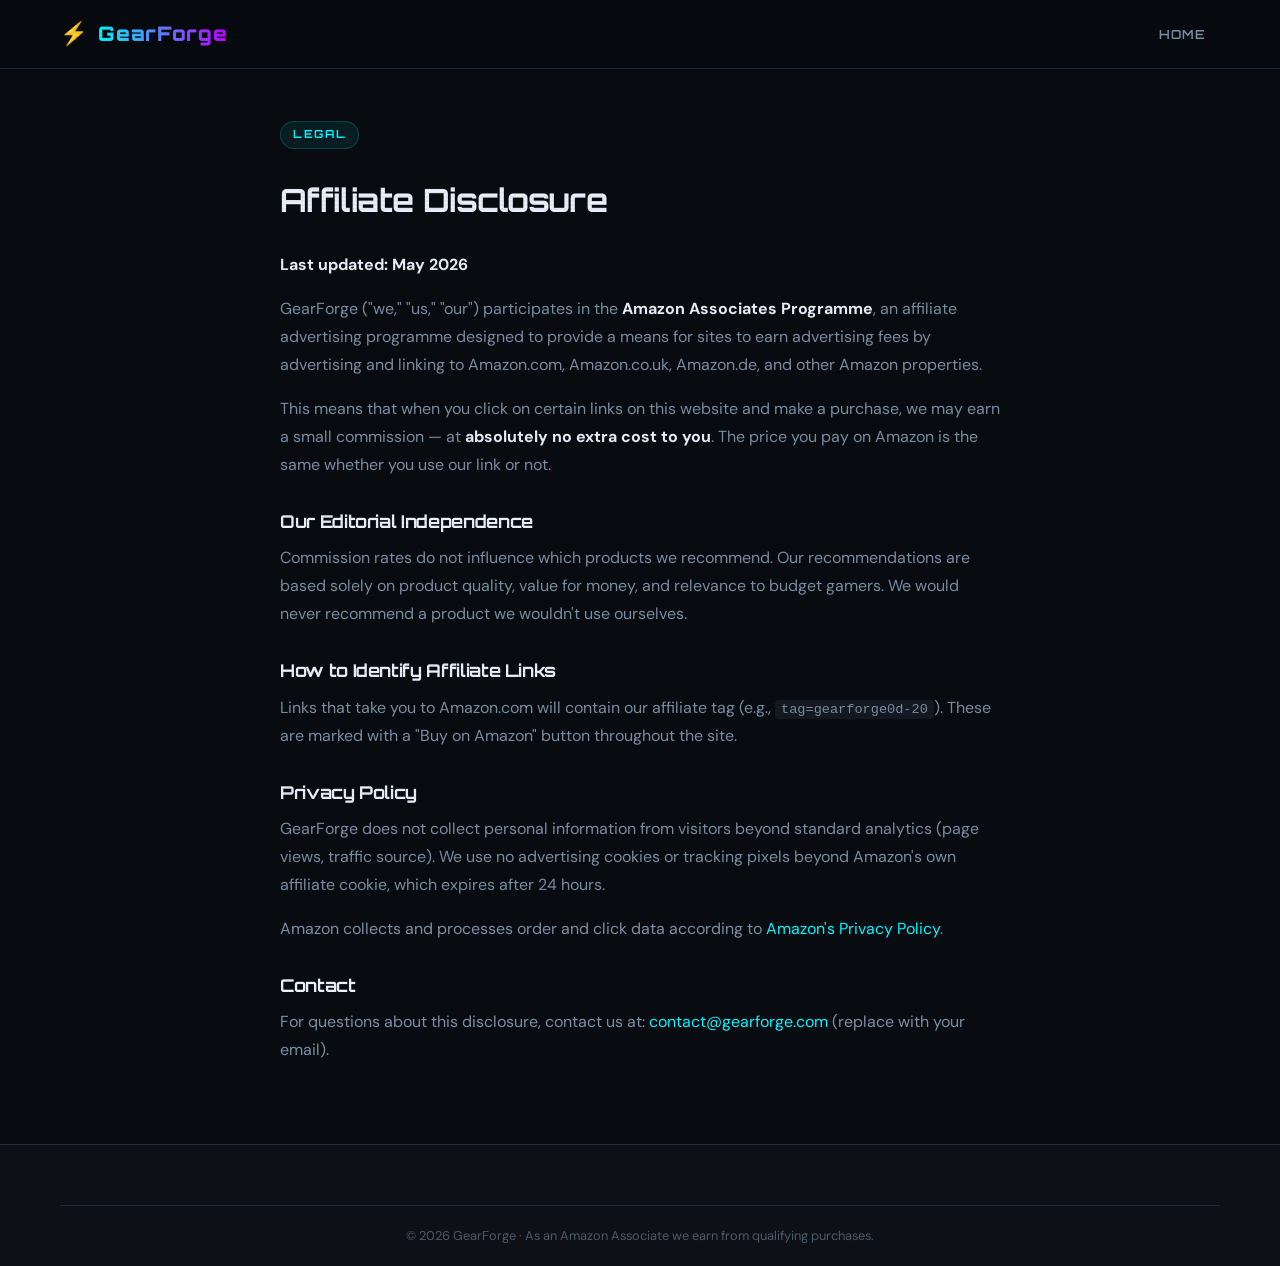
<file: affiliate-disclosure.html>
<!DOCTYPE html>
<html lang="en">
<head>
  <meta charset="UTF-8">
  <meta name="viewport" content="width=device-width, initial-scale=1.0">
  <title>Affiliate Disclosure – GearForge</title>
  <meta name="description" content="GearForge affiliate disclosure. We participate in the Amazon Associates Programme.">
  <link rel="preconnect" href="https://fonts.googleapis.com">
  <link href="https://fonts.googleapis.com/css2?family=Orbitron:wght@400;600;700;900&family=DM+Sans:wght@300;400;500;600&display=swap" rel="stylesheet">
  <link rel="stylesheet" href="style.css">
</head>
<body>
  <header class="site-header">
    <nav class="nav-container">
      <a href="index.html" class="logo"><span class="logo-icon">⚡</span><span class="logo-text">GearForge</span></a>
      <button class="nav-toggle" id="navToggle"><span></span><span></span><span></span></button>
      <ul class="nav-links" id="navLinks">
        <li><a href="index.html" class="nav-link">Home</a></li>
      </ul>
    </nav>
  </header>

  <div style="max-width: 760px; margin: 120px auto 80px; padding: 0 20px;">
    <span class="section-tag">Legal</span>
    <h1 style="font-size: 2rem; margin: 16px 0 32px;">Affiliate Disclosure</h1>

    <div style="color: var(--text-secondary); line-height: 1.75;">
      <p style="margin-bottom: 16px;"><strong style="color: var(--text-primary);">Last updated: May 2026</strong></p>

      <p style="margin-bottom: 16px;">GearForge ("we," "us," "our") participates in the <strong style="color: var(--text-primary);">Amazon Associates Programme</strong>, an affiliate advertising programme designed to provide a means for sites to earn advertising fees by advertising and linking to Amazon.com, Amazon.co.uk, Amazon.de, and other Amazon properties.</p>

      <p style="margin-bottom: 16px;">This means that when you click on certain links on this website and make a purchase, we may earn a small commission — at <strong style="color: var(--text-primary);">absolutely no extra cost to you</strong>. The price you pay on Amazon is the same whether you use our link or not.</p>

      <h2 style="font-family: var(--font-display); font-size: 1.1rem; font-weight: 700; color: var(--text-primary); margin: 32px 0 12px;">Our Editorial Independence</h2>
      <p style="margin-bottom: 16px;">Commission rates do not influence which products we recommend. Our recommendations are based solely on product quality, value for money, and relevance to budget gamers. We would never recommend a product we wouldn't use ourselves.</p>

      <h2 style="font-family: var(--font-display); font-size: 1.1rem; font-weight: 700; color: var(--text-primary); margin: 32px 0 12px;">How to Identify Affiliate Links</h2>
      <p style="margin-bottom: 16px;">Links that take you to Amazon.com will contain our affiliate tag (e.g., <code style="background: var(--bg-elevated); padding: 2px 6px; border-radius: 4px; font-size: 0.85rem;">tag=gearforge0d-20</code>). These are marked with a "Buy on Amazon" button throughout the site.</p>

      <h2 style="font-family: var(--font-display); font-size: 1.1rem; font-weight: 700; color: var(--text-primary); margin: 32px 0 12px;">Privacy Policy</h2>
      <p style="margin-bottom: 16px;">GearForge does not collect personal information from visitors beyond standard analytics (page views, traffic source). We use no advertising cookies or tracking pixels beyond Amazon's own affiliate cookie, which expires after 24 hours.</p>
      <p style="margin-bottom: 16px;">Amazon collects and processes order and click data according to <a href="https://www.amazon.com/gp/help/customer/display.html?nodeId=468496" target="_blank" rel="noopener" style="color: var(--neon-cyan);">Amazon's Privacy Policy</a>.</p>

      <h2 style="font-family: var(--font-display); font-size: 1.1rem; font-weight: 700; color: var(--text-primary); margin: 32px 0 12px;">Contact</h2>
      <p style="margin-bottom: 16px;">For questions about this disclosure, contact us at: <span style="color: var(--neon-cyan);">contact@gearforge.com</span> (replace with your email).</p>
    </div>
  </div>

  <footer class="site-footer">
    <div class="container">
      <div class="footer-bottom">
        <p>© 2026 GearForge · As an Amazon Associate we earn from qualifying purchases.</p>
      </div>
    </div>
  </footer>
  <script src="script.js"></script>
</body>
</html>
</file>
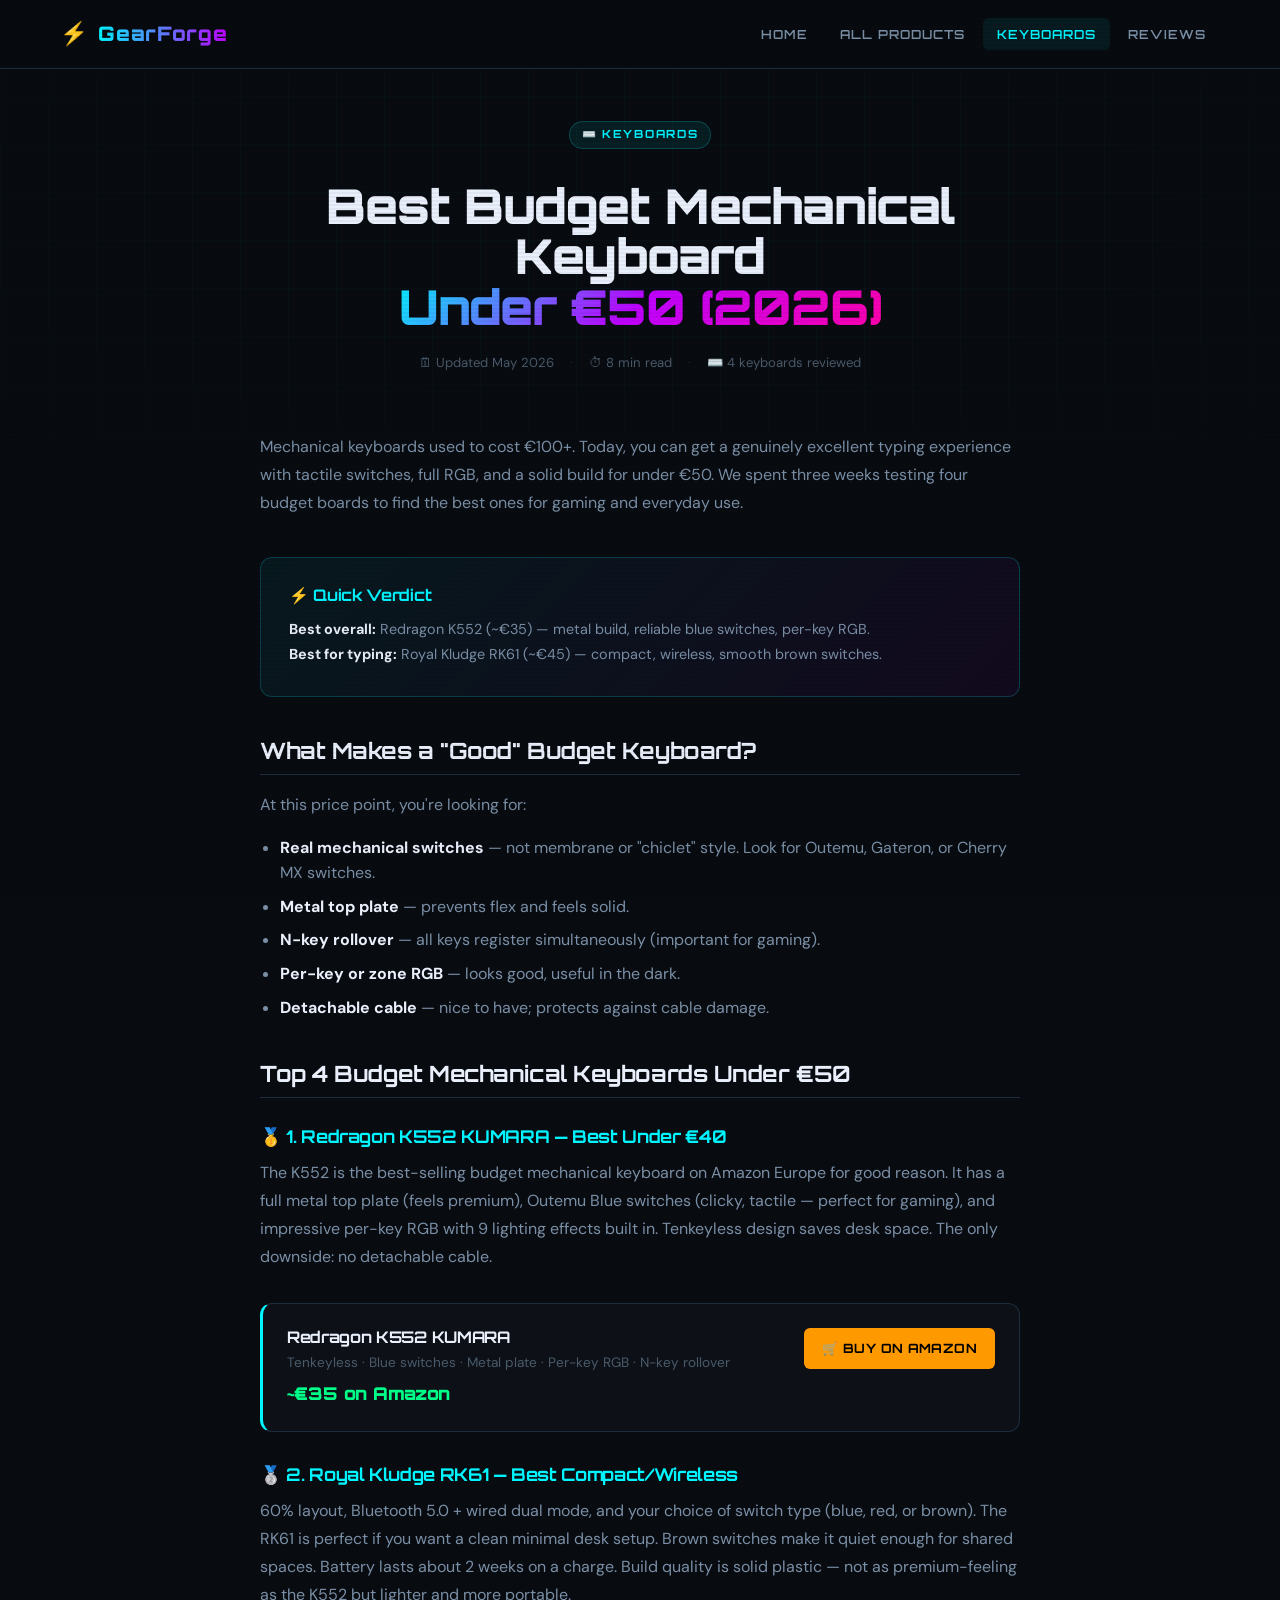
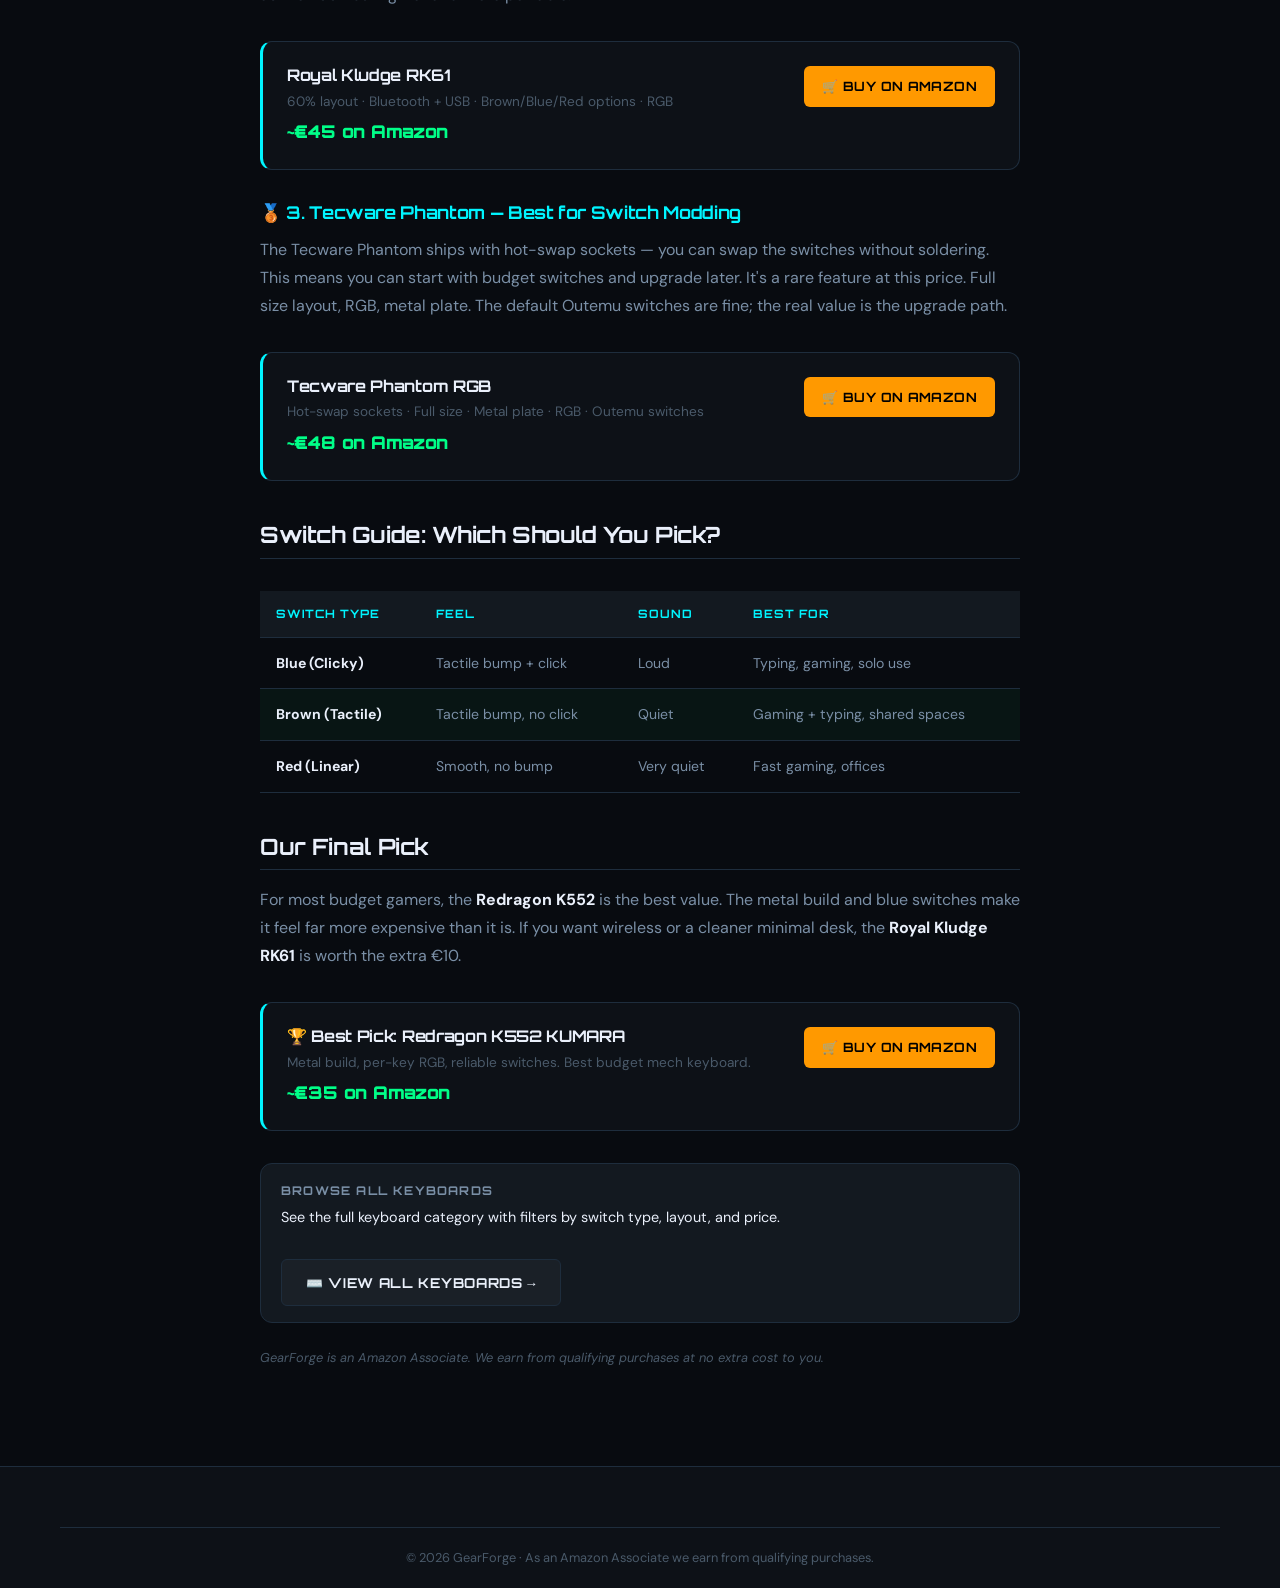
<file: article-best-budget-keyboard-2025.html>
<!DOCTYPE html>
<html lang="en">
<head>
  <meta charset="UTF-8">
  <meta name="viewport" content="width=device-width, initial-scale=1.0">
  <title>Best Budget Mechanical Keyboard Under €50 (2026) – GearForge</title>
  <meta name="description" content="The best mechanical gaming keyboards under €50 in 2026. Tactile switches, RGB backlight, and real build quality — without the premium price tag.">
  <meta name="keywords" content="best budget mechanical keyboard, cheap mechanical keyboard 2026, gaming keyboard under 50, mechanical keyboard under €50">
  <link rel="preconnect" href="https://fonts.googleapis.com">
  <link href="https://fonts.googleapis.com/css2?family=Orbitron:wght@400;600;700;900&family=DM+Sans:wght@300;400;500;600&display=swap" rel="stylesheet">
  <link rel="stylesheet" href="style.css">
</head>
<body>

  <header class="site-header">
    <nav class="nav-container">
      <a href="index.html" class="logo"><span class="logo-icon">⚡</span><span class="logo-text">GearForge</span></a>
      <button class="nav-toggle" id="navToggle"><span></span><span></span><span></span></button>
      <ul class="nav-links" id="navLinks">
        <li><a href="index.html" class="nav-link">Home</a></li>
        <li><a href="shop.html" class="nav-link">All Products</a></li>
        <li><a href="category-keyboards.html" class="nav-link active">Keyboards</a></li>
        <li><a href="index.html#blog" class="nav-link">Reviews</a></li>
      </ul>
    </nav>
  </header>

  <section class="article-hero">
    <div class="article-hero-inner">
      <span class="section-tag">⌨️ Keyboards</span>
      <h1 class="hero-title" style="font-size: clamp(1.8rem, 5vw, 3rem); margin-top: 16px;">
        Best Budget Mechanical Keyboard<br><span class="gradient-text">Under €50 (2026)</span>
      </h1>
      <div class="article-meta">
        <span>🗓 Updated May 2026</span>
        <span class="dot">·</span>
        <span>⏱ 8 min read</span>
        <span class="dot">·</span>
        <span>⌨️ 4 keyboards reviewed</span>
      </div>
    </div>
  </section>

  <article class="article-body">

    <p>Mechanical keyboards used to cost €100+. Today, you can get a genuinely excellent typing experience with tactile switches, full RGB, and a solid build for under €50. We spent three weeks testing four budget boards to find the best ones for gaming and everyday use.</p>

    <div class="verdict-box">
      <h3>⚡ Quick Verdict</h3>
      <p>
        <strong>Best overall:</strong> Redragon K552 (~€35) — metal build, reliable blue switches, per-key RGB.<br>
        <strong>Best for typing:</strong> Royal Kludge RK61 (~€45) — compact, wireless, smooth brown switches.
      </p>
    </div>

    <h2>What Makes a "Good" Budget Keyboard?</h2>
    <p>At this price point, you're looking for:</p>
    <ul>
      <li><strong>Real mechanical switches</strong> — not membrane or "chiclet" style. Look for Outemu, Gateron, or Cherry MX switches.</li>
      <li><strong>Metal top plate</strong> — prevents flex and feels solid.</li>
      <li><strong>N-key rollover</strong> — all keys register simultaneously (important for gaming).</li>
      <li><strong>Per-key or zone RGB</strong> — looks good, useful in the dark.</li>
      <li><strong>Detachable cable</strong> — nice to have; protects against cable damage.</li>
    </ul>

    <h2>Top 4 Budget Mechanical Keyboards Under €50</h2>

    <h3>🥇 1. Redragon K552 KUMARA — Best Under €40</h3>
    <p>The K552 is the best-selling budget mechanical keyboard on Amazon Europe for good reason. It has a full metal top plate (feels premium), Outemu Blue switches (clicky, tactile — perfect for gaming), and impressive per-key RGB with 9 lighting effects built in. Tenkeyless design saves desk space. The only downside: no detachable cable.</p>

    <div class="article-cta-box">
      <div class="cta-info">
        <h4>Redragon K552 KUMARA</h4>
        <p>Tenkeyless · Blue switches · Metal plate · Per-key RGB · N-key rollover</p>
        <span class="price-tag">~€35 on Amazon</span>
      </div>
      <div class="cta-action">
        <a href="https://www.amazon.com/dp/B016MAK38U?tag=gearforge0d-20" target="_blank" rel="noopener nofollow" class="btn btn-amazon">🛒 Buy on Amazon</a>
      </div>
    </div>

    <h3>🥈 2. Royal Kludge RK61 — Best Compact/Wireless</h3>
    <p>60% layout, Bluetooth 5.0 + wired dual mode, and your choice of switch type (blue, red, or brown). The RK61 is perfect if you want a clean minimal desk setup. Brown switches make it quiet enough for shared spaces. Battery lasts about 2 weeks on a charge. Build quality is solid plastic — not as premium-feeling as the K552 but lighter and more portable.</p>

    <div class="article-cta-box">
      <div class="cta-info">
        <h4>Royal Kludge RK61</h4>
        <p>60% layout · Bluetooth + USB · Brown/Blue/Red options · RGB</p>
        <span class="price-tag">~€45 on Amazon</span>
      </div>
      <div class="cta-action">
        <a href="https://www.amazon.com/dp/B089GN2KBT?tag=gearforge0d-20" target="_blank" rel="noopener nofollow" class="btn btn-amazon">🛒 Buy on Amazon</a>
      </div>
    </div>

    <h3>🥉 3. Tecware Phantom — Best for Switch Modding</h3>
    <p>The Tecware Phantom ships with hot-swap sockets — you can swap the switches without soldering. This means you can start with budget switches and upgrade later. It's a rare feature at this price. Full size layout, RGB, metal plate. The default Outemu switches are fine; the real value is the upgrade path.</p>

    <div class="article-cta-box">
      <div class="cta-info">
        <h4>Tecware Phantom RGB</h4>
        <p>Hot-swap sockets · Full size · Metal plate · RGB · Outemu switches</p>
        <span class="price-tag">~€48 on Amazon</span>
      </div>
      <div class="cta-action">
        <a href="https://www.amazon.com/dp/B079HQM71L?tag=gearforge0d-20" target="_blank" rel="noopener nofollow" class="btn btn-amazon">🛒 Buy on Amazon</a>
      </div>
    </div>

    <h2>Switch Guide: Which Should You Pick?</h2>
    <table class="comparison-table">
      <thead>
        <tr><th>Switch Type</th><th>Feel</th><th>Sound</th><th>Best For</th></tr>
      </thead>
      <tbody>
        <tr>
          <td><strong>Blue (Clicky)</strong></td>
          <td>Tactile bump + click</td>
          <td>Loud</td>
          <td>Typing, gaming, solo use</td>
        </tr>
        <tr class="winner-row">
          <td><strong>Brown (Tactile)</strong></td>
          <td>Tactile bump, no click</td>
          <td>Quiet</td>
          <td>Gaming + typing, shared spaces</td>
        </tr>
        <tr>
          <td><strong>Red (Linear)</strong></td>
          <td>Smooth, no bump</td>
          <td>Very quiet</td>
          <td>Fast gaming, offices</td>
        </tr>
      </tbody>
    </table>

    <h2>Our Final Pick</h2>
    <p>For most budget gamers, the <strong>Redragon K552</strong> is the best value. The metal build and blue switches make it feel far more expensive than it is. If you want wireless or a cleaner minimal desk, the <strong>Royal Kludge RK61</strong> is worth the extra €10.</p>

    <div class="article-cta-box">
      <div class="cta-info">
        <h4>🏆 Best Pick: Redragon K552 KUMARA</h4>
        <p>Metal build, per-key RGB, reliable switches. Best budget mech keyboard.</p>
        <span class="price-tag">~€35 on Amazon</span>
      </div>
      <div class="cta-action">
        <a href="https://www.amazon.com/dp/B016MAK38U?tag=gearforge0d-20" target="_blank" rel="noopener nofollow" class="btn btn-amazon">🛒 Buy on Amazon</a>
      </div>
    </div>

    <div style="margin-top: 32px; padding: 16px 20px; background: var(--bg-elevated); border-radius: var(--radius-md); border: 1px solid var(--bg-border); display: flex; align-items: center; justify-content: space-between; flex-wrap: wrap; gap: 12px;">
      <div>
        <p style="font-family: var(--font-display); font-size: 0.75rem; font-weight: 700; letter-spacing: 0.1em; text-transform: uppercase; color: var(--text-secondary); margin-bottom: 4px;">Browse all keyboards</p>
        <p style="font-size: 0.9rem; color: var(--text-primary);">See the full keyboard category with filters by switch type, layout, and price.</p>
      </div>
      <a href="category-keyboards.html" class="btn btn-ghost" style="flex-shrink: 0;">⌨️ View all keyboards →</a>
    </div>

    <p style="margin-top: 24px; font-size: 0.8rem; color: var(--text-muted);">
      <em>GearForge is an Amazon Associate. We earn from qualifying purchases at no extra cost to you.</em>
    </p>

  </article>

  <footer class="site-footer">
    <div class="container">
      <div class="footer-bottom">
        <p>© 2026 GearForge · As an Amazon Associate we earn from qualifying purchases.</p>
      </div>
    </div>
  </footer>

  <script src="script.js"></script>
</body>
</html>
</file>
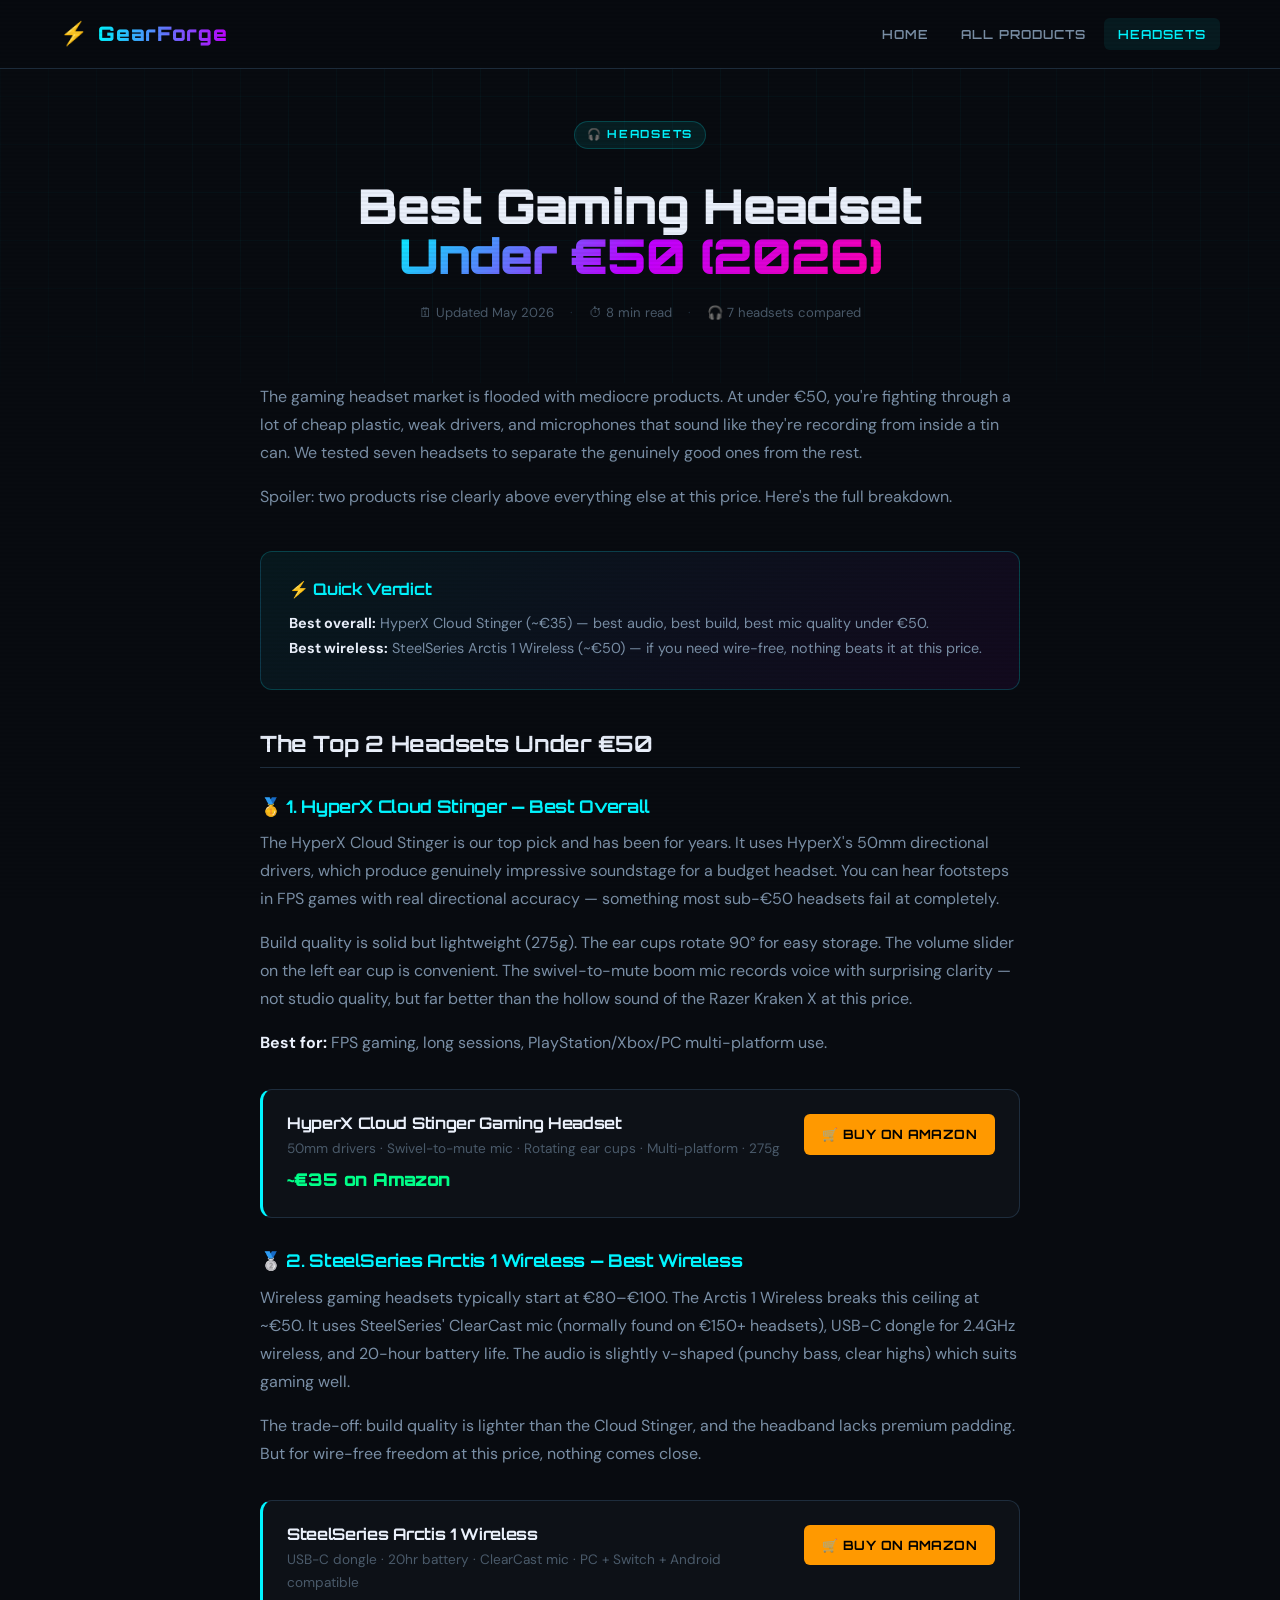
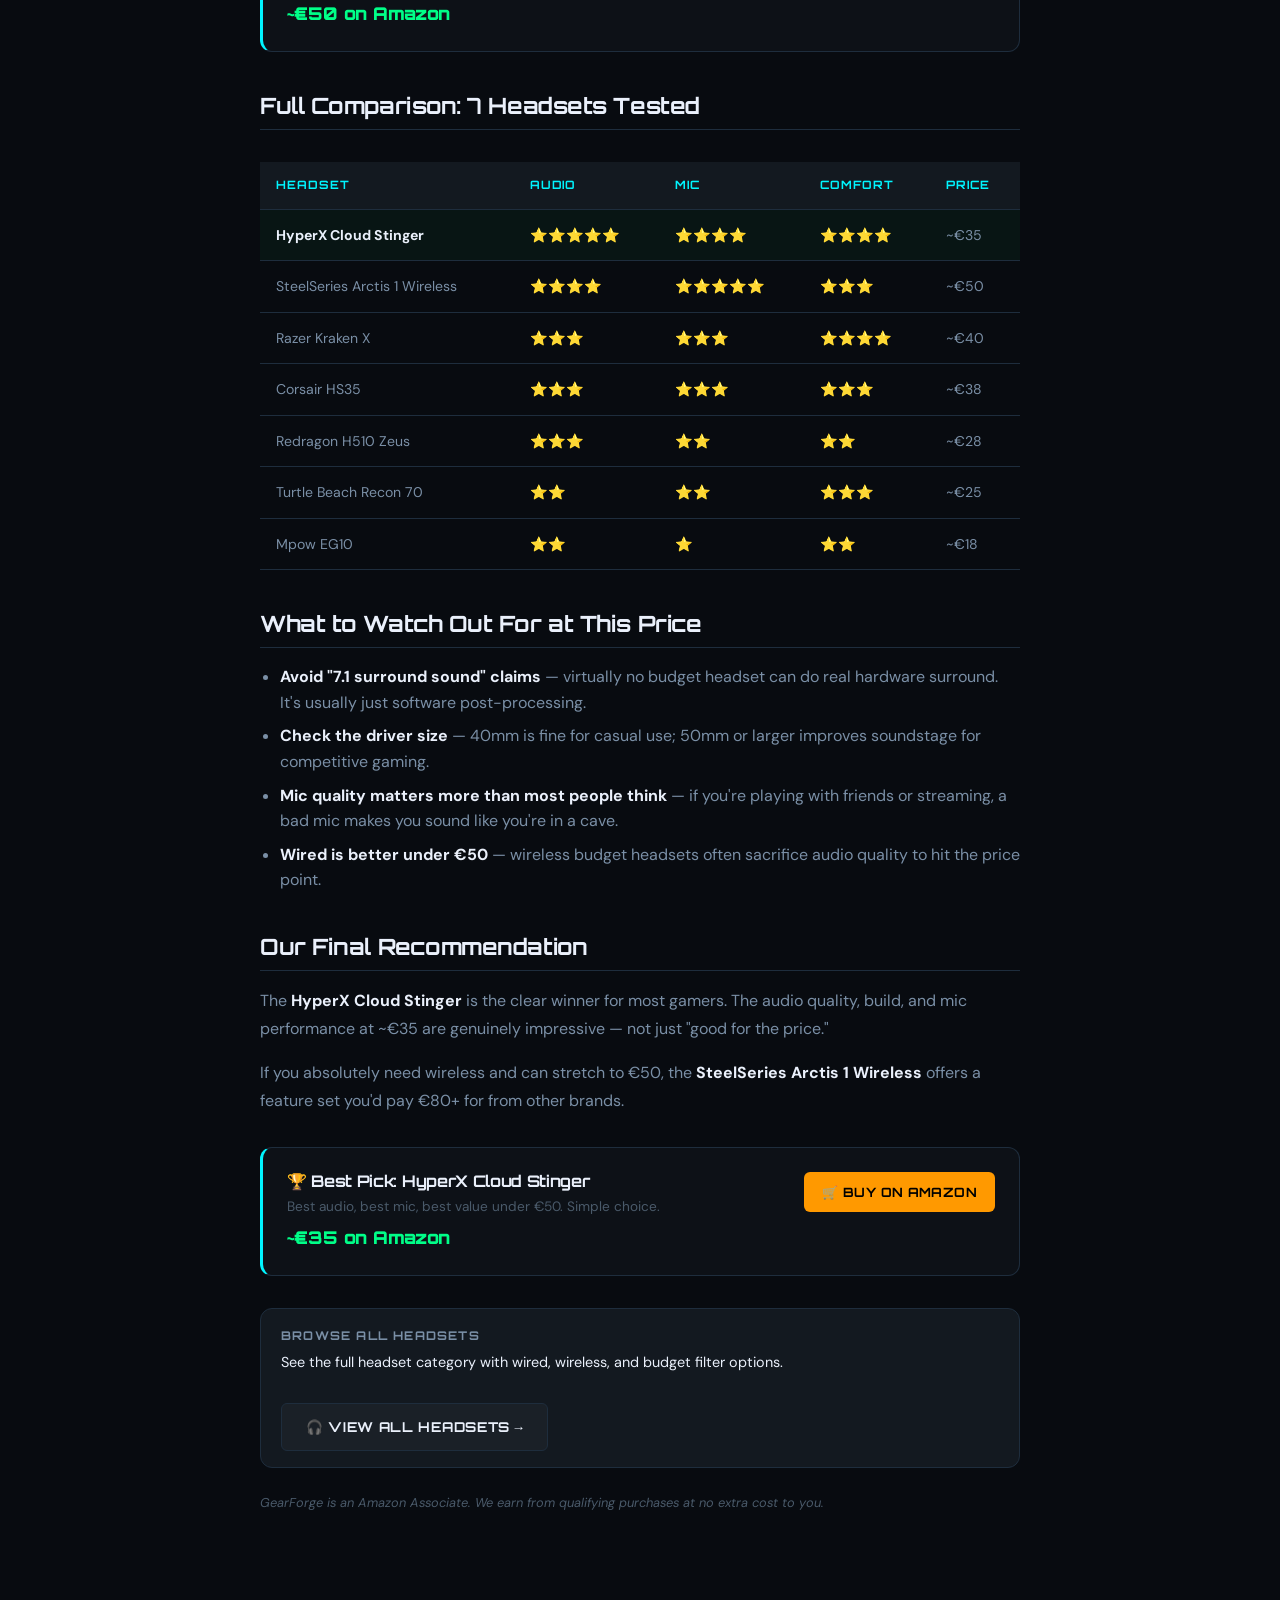
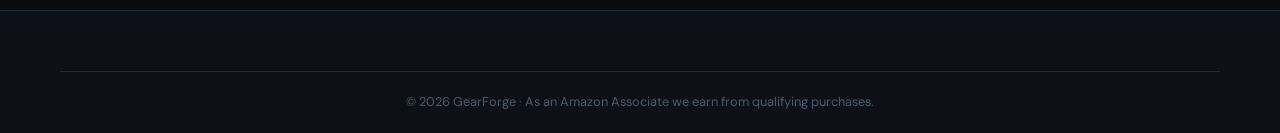
<file: article-best-gaming-headset-under-50.html>
<!DOCTYPE html>
<html lang="en">
<head>
  <meta charset="UTF-8">
  <meta name="viewport" content="width=device-width, initial-scale=1.0">
  <title>Best Gaming Headset Under €50 (2026) – GearForge</title>
  <meta name="description" content="We compared 7 gaming headsets under €50. These two are miles ahead. Updated for 2026 with real Amazon links and honest performance scores.">
  <meta name="keywords" content="best gaming headset under 50, cheap gaming headset, budget gaming headset 2026, gaming headset under €50">
  <link rel="preconnect" href="https://fonts.googleapis.com">
  <link href="https://fonts.googleapis.com/css2?family=Orbitron:wght@400;600;700;900&family=DM+Sans:wght@300;400;500;600&display=swap" rel="stylesheet">
  <link rel="stylesheet" href="style.css">
</head>
<body>

  <header class="site-header">
    <nav class="nav-container">
      <a href="index.html" class="logo"><span class="logo-icon">⚡</span><span class="logo-text">GearForge</span></a>
      <button class="nav-toggle" id="navToggle"><span></span><span></span><span></span></button>
      <ul class="nav-links" id="navLinks">
        <li><a href="index.html" class="nav-link">Home</a></li>
        <li><a href="shop.html" class="nav-link">All Products</a></li>
        <li><a href="category-headsets.html" class="nav-link active">Headsets</a></li>
      </ul>
    </nav>
  </header>

  <section class="article-hero">
    <div class="article-hero-inner">
      <span class="section-tag">🎧 Headsets</span>
      <h1 class="hero-title" style="font-size: clamp(1.8rem, 5vw, 3rem); margin-top: 16px;">
        Best Gaming Headset<br><span class="gradient-text">Under €50 (2026)</span>
      </h1>
      <div class="article-meta">
        <span>🗓 Updated May 2026</span>
        <span class="dot">·</span>
        <span>⏱ 8 min read</span>
        <span class="dot">·</span>
        <span>🎧 7 headsets compared</span>
      </div>
    </div>
  </section>

  <article class="article-body">

    <p>The gaming headset market is flooded with mediocre products. At under €50, you're fighting through a lot of cheap plastic, weak drivers, and microphones that sound like they're recording from inside a tin can. We tested seven headsets to separate the genuinely good ones from the rest.</p>
    <p>Spoiler: two products rise clearly above everything else at this price. Here's the full breakdown.</p>

    <div class="verdict-box">
      <h3>⚡ Quick Verdict</h3>
      <p>
        <strong>Best overall:</strong> HyperX Cloud Stinger (~€35) — best audio, best build, best mic quality under €50.<br>
        <strong>Best wireless:</strong> SteelSeries Arctis 1 Wireless (~€50) — if you need wire-free, nothing beats it at this price.
      </p>
    </div>

    <h2>The Top 2 Headsets Under €50</h2>

    <h3>🥇 1. HyperX Cloud Stinger — Best Overall</h3>
    <p>The HyperX Cloud Stinger is our top pick and has been for years. It uses HyperX's 50mm directional drivers, which produce genuinely impressive soundstage for a budget headset. You can hear footsteps in FPS games with real directional accuracy — something most sub-€50 headsets fail at completely.</p>
    <p>Build quality is solid but lightweight (275g). The ear cups rotate 90° for easy storage. The volume slider on the left ear cup is convenient. The swivel-to-mute boom mic records voice with surprising clarity — not studio quality, but far better than the hollow sound of the Razer Kraken X at this price.</p>
    <p><strong>Best for:</strong> FPS gaming, long sessions, PlayStation/Xbox/PC multi-platform use.</p>

    <div class="article-cta-box">
      <div class="cta-info">
        <h4>HyperX Cloud Stinger Gaming Headset</h4>
        <p>50mm drivers · Swivel-to-mute mic · Rotating ear cups · Multi-platform · 275g</p>
        <span class="price-tag">~€35 on Amazon</span>
      </div>
      <div class="cta-action">
        <a href="https://www.amazon.com/dp/B0BJDQ5VHD?tag=gearforge0d-20" target="_blank" rel="noopener nofollow" class="btn btn-amazon">🛒 Buy on Amazon</a>
      </div>
    </div>

    <h3>🥈 2. SteelSeries Arctis 1 Wireless — Best Wireless</h3>
    <p>Wireless gaming headsets typically start at €80–€100. The Arctis 1 Wireless breaks this ceiling at ~€50. It uses SteelSeries' ClearCast mic (normally found on €150+ headsets), USB-C dongle for 2.4GHz wireless, and 20-hour battery life. The audio is slightly v-shaped (punchy bass, clear highs) which suits gaming well.</p>
    <p>The trade-off: build quality is lighter than the Cloud Stinger, and the headband lacks premium padding. But for wire-free freedom at this price, nothing comes close.</p>

    <div class="article-cta-box">
      <div class="cta-info">
        <h4>SteelSeries Arctis 1 Wireless</h4>
        <p>USB-C dongle · 20hr battery · ClearCast mic · PC + Switch + Android compatible</p>
        <span class="price-tag">~€50 on Amazon</span>
      </div>
      <div class="cta-action">
        <a href="https://www.amazon.com/dp/B07X96DFR5?tag=gearforge0d-20" target="_blank" rel="noopener nofollow" class="btn btn-amazon">🛒 Buy on Amazon</a>
      </div>
    </div>

    <h2>Full Comparison: 7 Headsets Tested</h2>
    <table class="comparison-table">
      <thead>
        <tr>
          <th>Headset</th>
          <th>Audio</th>
          <th>Mic</th>
          <th>Comfort</th>
          <th>Price</th>
        </tr>
      </thead>
      <tbody>
        <tr class="winner-row">
          <td><strong>HyperX Cloud Stinger</strong></td>
          <td>⭐⭐⭐⭐⭐</td>
          <td>⭐⭐⭐⭐</td>
          <td>⭐⭐⭐⭐</td>
          <td>~€35</td>
        </tr>
        <tr>
          <td>SteelSeries Arctis 1 Wireless</td>
          <td>⭐⭐⭐⭐</td>
          <td>⭐⭐⭐⭐⭐</td>
          <td>⭐⭐⭐</td>
          <td>~€50</td>
        </tr>
        <tr>
          <td>Razer Kraken X</td>
          <td>⭐⭐⭐</td>
          <td>⭐⭐⭐</td>
          <td>⭐⭐⭐⭐</td>
          <td>~€40</td>
        </tr>
        <tr>
          <td>Corsair HS35</td>
          <td>⭐⭐⭐</td>
          <td>⭐⭐⭐</td>
          <td>⭐⭐⭐</td>
          <td>~€38</td>
        </tr>
        <tr>
          <td>Redragon H510 Zeus</td>
          <td>⭐⭐⭐</td>
          <td>⭐⭐</td>
          <td>⭐⭐</td>
          <td>~€28</td>
        </tr>
        <tr>
          <td>Turtle Beach Recon 70</td>
          <td>⭐⭐</td>
          <td>⭐⭐</td>
          <td>⭐⭐⭐</td>
          <td>~€25</td>
        </tr>
        <tr>
          <td>Mpow EG10</td>
          <td>⭐⭐</td>
          <td>⭐</td>
          <td>⭐⭐</td>
          <td>~€18</td>
        </tr>
      </tbody>
    </table>

    <h2>What to Watch Out For at This Price</h2>
    <ul>
      <li><strong>Avoid "7.1 surround sound" claims</strong> — virtually no budget headset can do real hardware surround. It's usually just software post-processing.</li>
      <li><strong>Check the driver size</strong> — 40mm is fine for casual use; 50mm or larger improves soundstage for competitive gaming.</li>
      <li><strong>Mic quality matters more than most people think</strong> — if you're playing with friends or streaming, a bad mic makes you sound like you're in a cave.</li>
      <li><strong>Wired is better under €50</strong> — wireless budget headsets often sacrifice audio quality to hit the price point.</li>
    </ul>

    <h2>Our Final Recommendation</h2>
    <p>The <strong>HyperX Cloud Stinger</strong> is the clear winner for most gamers. The audio quality, build, and mic performance at ~€35 are genuinely impressive — not just "good for the price."</p>
    <p>If you absolutely need wireless and can stretch to €50, the <strong>SteelSeries Arctis 1 Wireless</strong> offers a feature set you'd pay €80+ for from other brands.</p>

    <div class="article-cta-box">
      <div class="cta-info">
        <h4>🏆 Best Pick: HyperX Cloud Stinger</h4>
        <p>Best audio, best mic, best value under €50. Simple choice.</p>
        <span class="price-tag">~€35 on Amazon</span>
      </div>
      <div class="cta-action">
        <a href="https://www.amazon.com/dp/HyperX Cloud Stinger?tag=gearforge0d-20" target="_blank" rel="noopener nofollow" class="btn btn-amazon">🛒 Buy on Amazon</a>
      </div>
    </div>

    <div style="margin-top: 32px; padding: 16px 20px; background: var(--bg-elevated); border-radius: var(--radius-md); border: 1px solid var(--bg-border); display: flex; align-items: center; justify-content: space-between; flex-wrap: wrap; gap: 12px;">
      <div>
        <p style="font-family: var(--font-display); font-size: 0.75rem; font-weight: 700; letter-spacing: 0.1em; text-transform: uppercase; color: var(--text-secondary); margin-bottom: 4px;">Browse all headsets</p>
        <p style="font-size: 0.9rem; color: var(--text-primary);">See the full headset category with wired, wireless, and budget filter options.</p>
      </div>
      <a href="category-headsets.html" class="btn btn-ghost" style="flex-shrink: 0;">🎧 View all headsets →</a>
    </div>

    <p style="margin-top: 24px; font-size: 0.8rem; color: var(--text-muted);">
      <em>GearForge is an Amazon Associate. We earn from qualifying purchases at no extra cost to you.</em>
    </p>

  </article>

  <footer class="site-footer">
    <div class="container">
      <div class="footer-bottom">
        <p>© 2026 GearForge · As an Amazon Associate we earn from qualifying purchases.</p>
      </div>
    </div>
  </footer>

  <script src="script.js"></script>
</body>
</html>
</file>
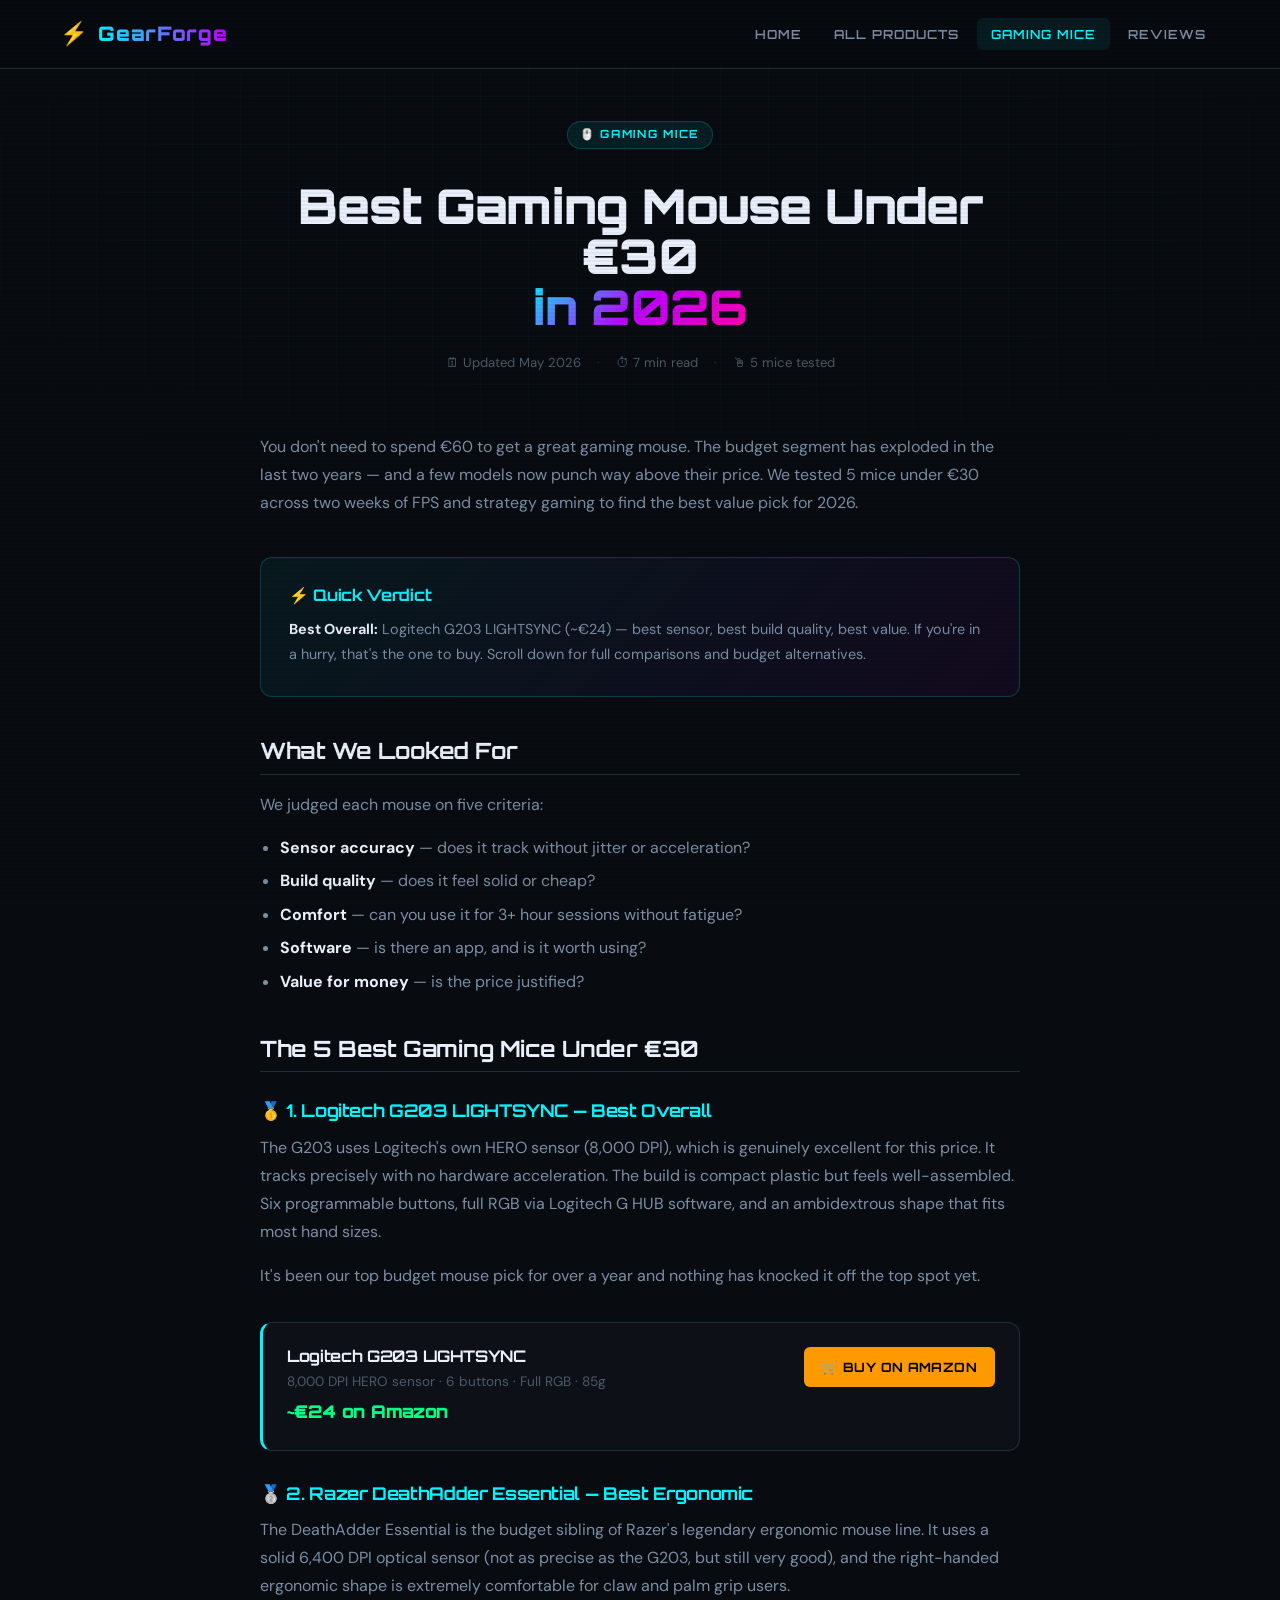
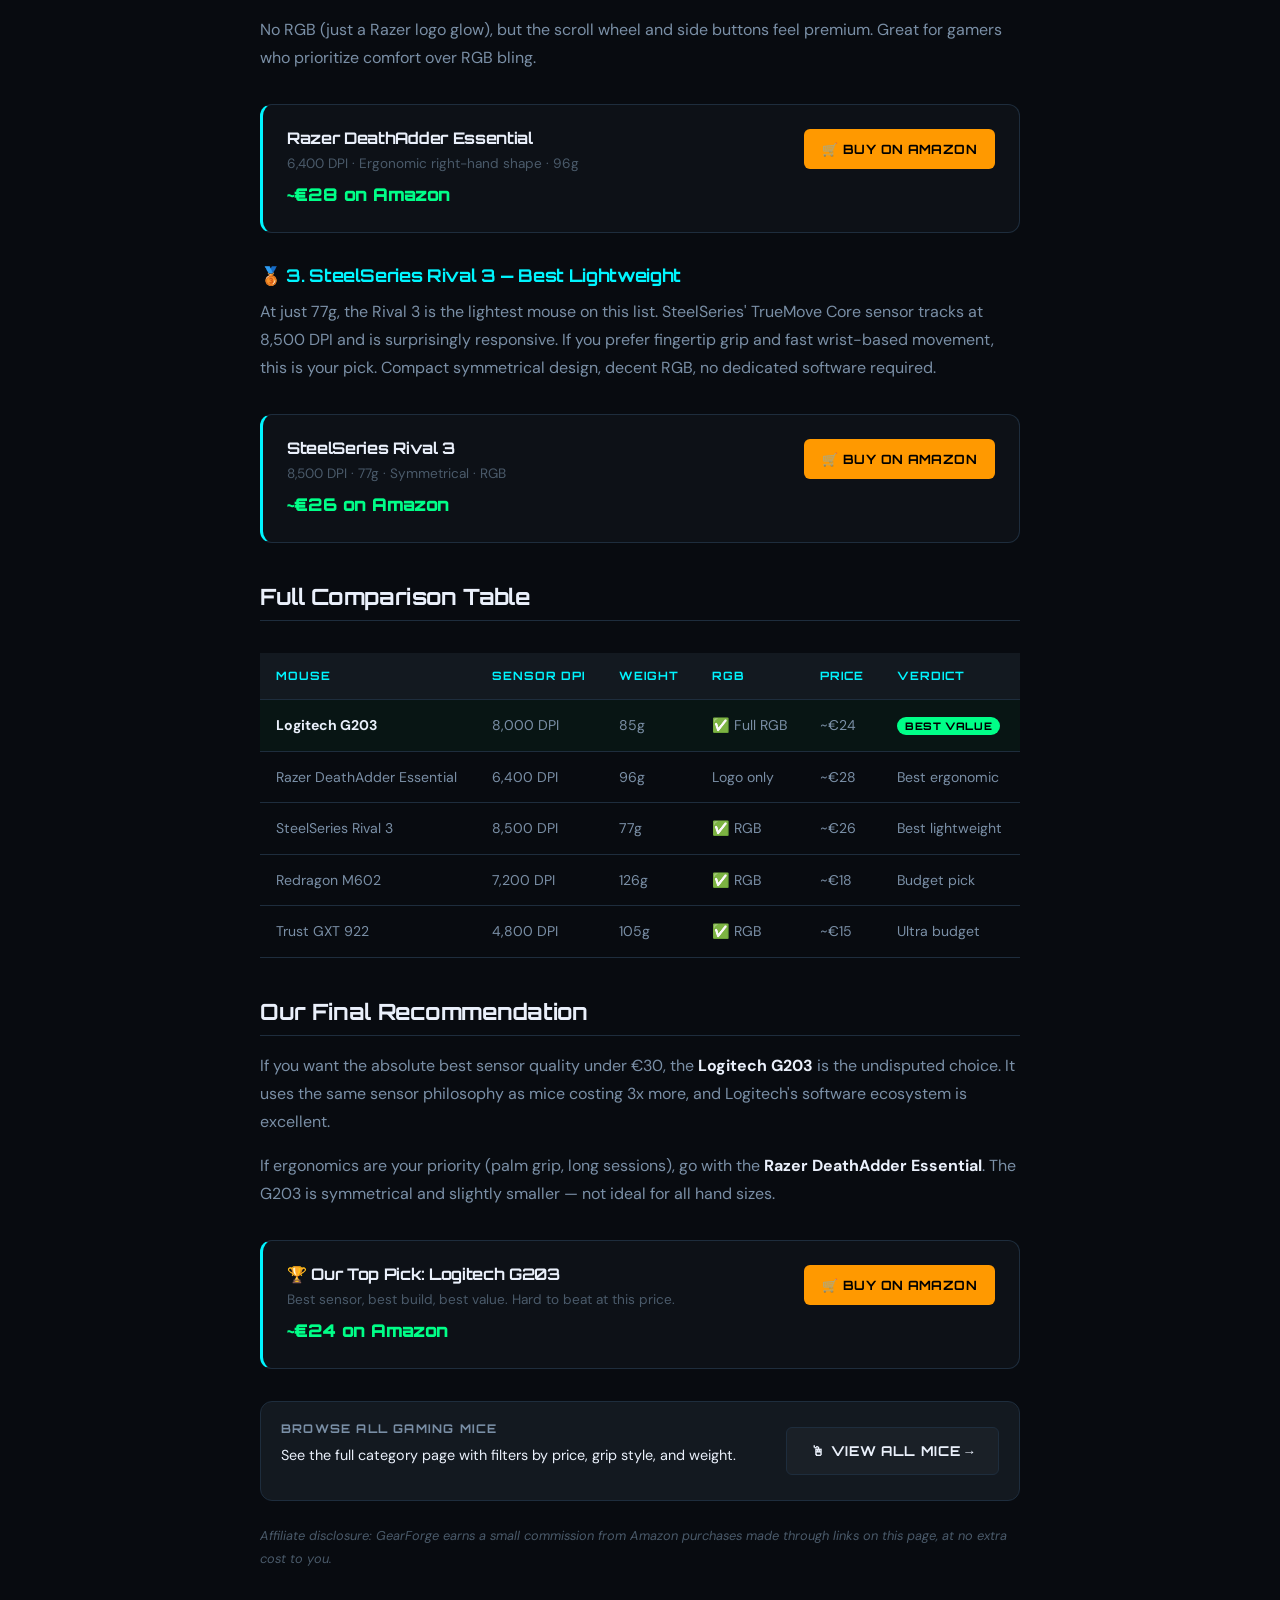
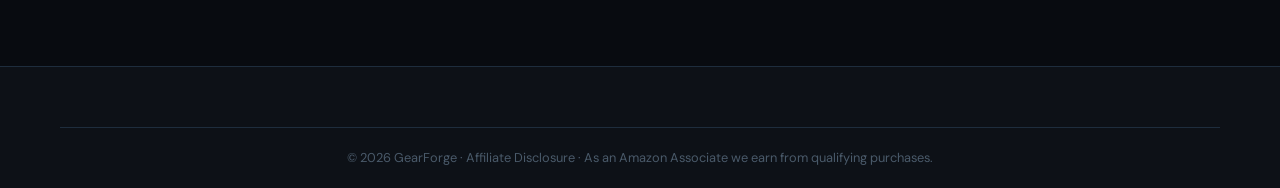
<file: article-best-gaming-mouse-under-30.html>
<!DOCTYPE html>
<html lang="en">
<head>
  <meta charset="UTF-8">
  <meta name="viewport" content="width=device-width, initial-scale=1.0">
  <title>Best Gaming Mouse Under €30 in 2026 – GearForge</title>
  <meta name="description" content="Looking for the best gaming mouse under €30? We tested 5 budget mice and found one clear winner. Updated for 2026 with real Amazon links.">
  <meta name="keywords" content="best gaming mouse under 30, cheap gaming mouse, budget gaming mouse 2026, best gaming mouse under €30">
  <link rel="preconnect" href="https://fonts.googleapis.com">
  <link href="https://fonts.googleapis.com/css2?family=Orbitron:wght@400;600;700;900&family=DM+Sans:wght@300;400;500;600&display=swap" rel="stylesheet">
  <link rel="stylesheet" href="style.css">
</head>
<body>

  <header class="site-header" id="top">
    <nav class="nav-container">
      <a href="index.html" class="logo"><span class="logo-icon">⚡</span><span class="logo-text">GearForge</span></a>
      <button class="nav-toggle" id="navToggle"><span></span><span></span><span></span></button>
      <ul class="nav-links" id="navLinks">
        <li><a href="index.html" class="nav-link">Home</a></li>
        <li><a href="shop.html" class="nav-link">All Products</a></li>
        <li><a href="category-mice.html" class="nav-link active">Gaming Mice</a></li>
        <li><a href="index.html#blog" class="nav-link">Reviews</a></li>
      </ul>
    </nav>
  </header>

  <!-- ARTICLE HERO -->
  <section class="article-hero">
    <div class="article-hero-inner">
      <span class="section-tag">🖱️ Gaming Mice</span>
      <h1 class="hero-title" style="font-size: clamp(1.8rem, 5vw, 3rem); margin-top: 16px;">
        Best Gaming Mouse Under €30<br><span class="gradient-text">in 2026</span>
      </h1>
      <div class="article-meta">
        <span>🗓 Updated May 2026</span>
        <span class="dot">·</span>
        <span>⏱ 7 min read</span>
        <span class="dot">·</span>
        <span>🖱 5 mice tested</span>
      </div>
    </div>
  </section>

  <!-- ARTICLE BODY -->
  <article class="article-body">

    <p>You don't need to spend €60 to get a great gaming mouse. The budget segment has exploded in the last two years — and a few models now punch way above their price. We tested 5 mice under €30 across two weeks of FPS and strategy gaming to find the best value pick for 2026.</p>

    <div class="verdict-box">
      <h3>⚡ Quick Verdict</h3>
      <p><strong>Best Overall:</strong> Logitech G203 LIGHTSYNC (~€24) — best sensor, best build quality, best value. If you're in a hurry, that's the one to buy. Scroll down for full comparisons and budget alternatives.</p>
    </div>

    <h2>What We Looked For</h2>
    <p>We judged each mouse on five criteria:</p>
    <ul>
      <li><strong>Sensor accuracy</strong> — does it track without jitter or acceleration?</li>
      <li><strong>Build quality</strong> — does it feel solid or cheap?</li>
      <li><strong>Comfort</strong> — can you use it for 3+ hour sessions without fatigue?</li>
      <li><strong>Software</strong> — is there an app, and is it worth using?</li>
      <li><strong>Value for money</strong> — is the price justified?</li>
    </ul>

    <h2>The 5 Best Gaming Mice Under €30</h2>

    <!-- PRODUCT 1 -->
    <h3>🥇 1. Logitech G203 LIGHTSYNC — Best Overall</h3>
    <p>The G203 uses Logitech's own HERO sensor (8,000 DPI), which is genuinely excellent for this price. It tracks precisely with no hardware acceleration. The build is compact plastic but feels well-assembled. Six programmable buttons, full RGB via Logitech G HUB software, and an ambidextrous shape that fits most hand sizes.</p>
    <p>It's been our top budget mouse pick for over a year and nothing has knocked it off the top spot yet.</p>

    <div class="article-cta-box">
      <div class="cta-info">
        <h4>Logitech G203 LIGHTSYNC</h4>
        <p>8,000 DPI HERO sensor · 6 buttons · Full RGB · 85g</p>
        <span class="price-tag">~€24 on Amazon</span>
      </div>
      <div class="cta-action">
       <a href="https://www.amazon.com/dp/B091V1LJ4Q?tag=gearforge0d-20" target="_blank" rel="noopener nofollow" class="btn btn-amazon">🛒 Buy on Amazon</a>
      </div>
    </div>

    <!-- PRODUCT 2 -->
    <h3>🥈 2. Razer DeathAdder Essential — Best Ergonomic</h3>
    <p>The DeathAdder Essential is the budget sibling of Razer's legendary ergonomic mouse line. It uses a solid 6,400 DPI optical sensor (not as precise as the G203, but still very good), and the right-handed ergonomic shape is extremely comfortable for claw and palm grip users.</p>
    <p>No RGB (just a Razer logo glow), but the scroll wheel and side buttons feel premium. Great for gamers who prioritize comfort over RGB bling.</p>

    <div class="article-cta-box">
      <div class="cta-info">
        <h4>Razer DeathAdder Essential</h4>
        <p>6,400 DPI · Ergonomic right-hand shape · 96g</p>
        <span class="price-tag">~€28 on Amazon</span>
      </div>
      <div class="cta-action">
        <a href="https://www.amazon.com/dp/B094PS5RZQ?tag=gearforge0d-20" target="_blank" rel="noopener nofollow" class="btn btn-amazon">🛒 Buy on Amazon</a>
      </div>
    </div>

    <!-- PRODUCT 3 -->
    <h3>🥉 3. SteelSeries Rival 3 — Best Lightweight</h3>
    <p>At just 77g, the Rival 3 is the lightest mouse on this list. SteelSeries' TrueMove Core sensor tracks at 8,500 DPI and is surprisingly responsive. If you prefer fingertip grip and fast wrist-based movement, this is your pick. Compact symmetrical design, decent RGB, no dedicated software required.</p>

    <div class="article-cta-box">
      <div class="cta-info">
        <h4>SteelSeries Rival 3</h4>
        <p>8,500 DPI · 77g · Symmetrical · RGB</p>
        <span class="price-tag">~€26 on Amazon</span>
      </div>
      <div class="cta-action">
        <a href="https://www.amazon.com/dp/B0F6BDV5Q8?tag=gearforge0d-20" target="_blank" rel="noopener nofollow" class="btn btn-amazon">🛒 Buy on Amazon</a>
      </div>
    </div>

    <h2>Full Comparison Table</h2>
    <table class="comparison-table">
      <thead>
        <tr>
          <th>Mouse</th>
          <th>Sensor DPI</th>
          <th>Weight</th>
          <th>RGB</th>
          <th>Price</th>
          <th>Verdict</th>
        </tr>
      </thead>
      <tbody>
        <tr class="winner-row">
          <td><strong>Logitech G203</strong></td>
          <td>8,000 DPI</td>
          <td>85g</td>
          <td>✅ Full RGB</td>
          <td>~€24</td>
          <td><span class="winner-badge">Best Value</span></td>
        </tr>
        <tr>
          <td>Razer DeathAdder Essential</td>
          <td>6,400 DPI</td>
          <td>96g</td>
          <td>Logo only</td>
          <td>~€28</td>
          <td>Best ergonomic</td>
        </tr>
        <tr>
          <td>SteelSeries Rival 3</td>
          <td>8,500 DPI</td>
          <td>77g</td>
          <td>✅ RGB</td>
          <td>~€26</td>
          <td>Best lightweight</td>
        </tr>
        <tr>
          <td>Redragon M602</td>
          <td>7,200 DPI</td>
          <td>126g</td>
          <td>✅ RGB</td>
          <td>~€18</td>
          <td>Budget pick</td>
        </tr>
        <tr>
          <td>Trust GXT 922</td>
          <td>4,800 DPI</td>
          <td>105g</td>
          <td>✅ RGB</td>
          <td>~€15</td>
          <td>Ultra budget</td>
        </tr>
      </tbody>
    </table>

    <h2>Our Final Recommendation</h2>
    <p>If you want the absolute best sensor quality under €30, the <strong>Logitech G203</strong> is the undisputed choice. It uses the same sensor philosophy as mice costing 3x more, and Logitech's software ecosystem is excellent.</p>
    <p>If ergonomics are your priority (palm grip, long sessions), go with the <strong>Razer DeathAdder Essential</strong>. The G203 is symmetrical and slightly smaller — not ideal for all hand sizes.</p>

    <div class="article-cta-box">
      <div class="cta-info">
        <h4>🏆 Our Top Pick: Logitech G203</h4>
        <p>Best sensor, best build, best value. Hard to beat at this price.</p>
        <span class="price-tag">~€24 on Amazon</span>
      </div>
      <div class="cta-action">
        <a href="https://www.amazon.com/dp/B091V1LJ4Q?tag=gearforge0d-20" target="_blank" rel="noopener nofollow" class="btn btn-amazon">🛒 Buy on Amazon</a>
      </div>
    </div>

    <div style="margin-top: 32px; padding: 16px 20px; background: var(--bg-elevated); border-radius: var(--radius-md); border: 1px solid var(--bg-border); display: flex; align-items: center; justify-content: space-between; flex-wrap: wrap; gap: 12px;">
      <div>
        <p style="font-family: var(--font-display); font-size: 0.75rem; font-weight: 700; letter-spacing: 0.1em; text-transform: uppercase; color: var(--text-secondary); margin-bottom: 4px;">Browse all gaming mice</p>
        <p style="font-size: 0.9rem; color: var(--text-primary);">See the full category page with filters by price, grip style, and weight.</p>
      </div>
      <a href="category-mice.html" class="btn btn-ghost" style="flex-shrink: 0;">🖱 View all mice →</a>
    </div>

    <p style="margin-top: 24px; font-size: 0.8rem; color: var(--text-muted);">
      <em>Affiliate disclosure: GearForge earns a small commission from Amazon purchases made through links on this page, at no extra cost to you.</em>
    </p>

  </article>

  <footer class="site-footer">
    <div class="container">
      <div class="footer-bottom">
        <p>© 2026 GearForge · <a href="affiliate-disclosure.html" style="color: var(--text-muted);">Affiliate Disclosure</a> · As an Amazon Associate we earn from qualifying purchases.</p>
      </div>
    </div>
  </footer>

  <script src="script.js"></script>
</body>
</html>
</file>
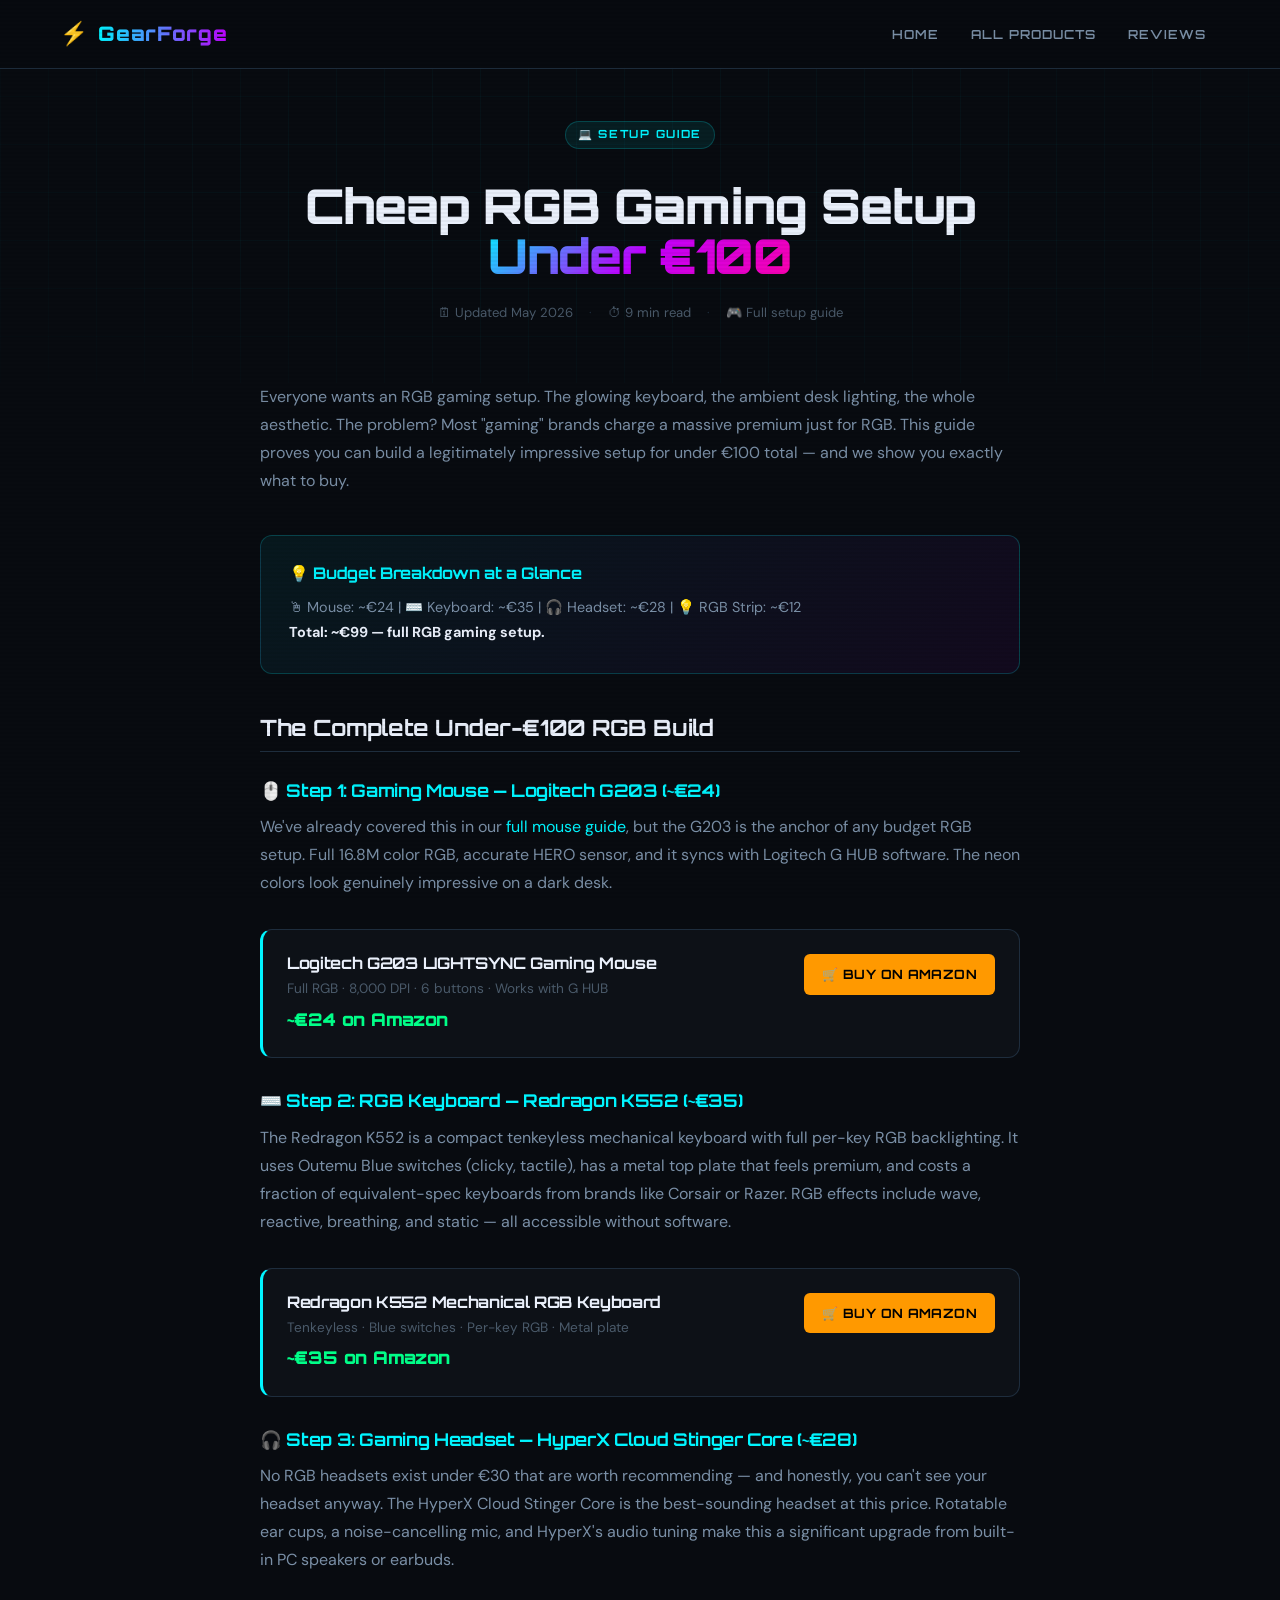
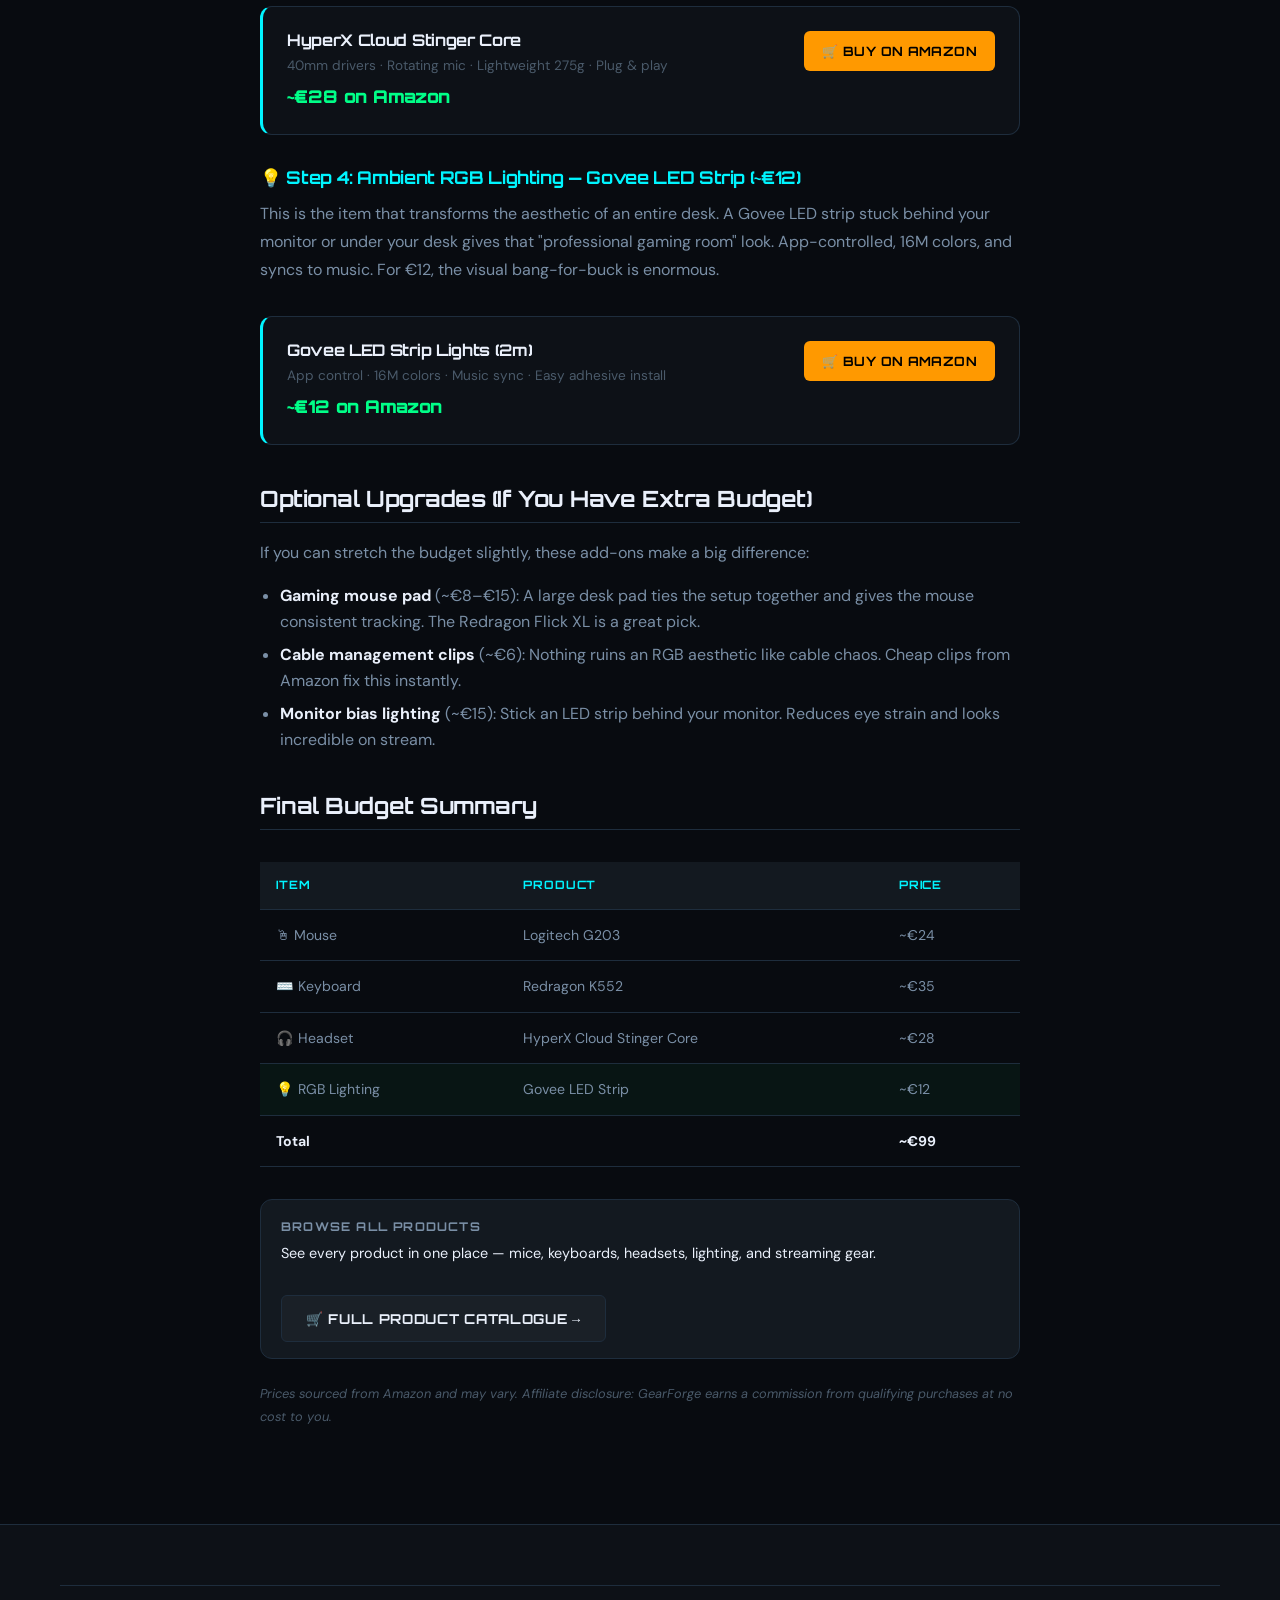
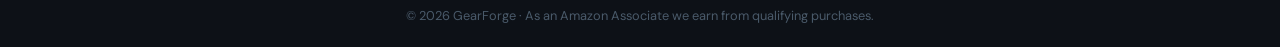
<file: article-rgb-setup-under-100.html>
<!DOCTYPE html>
<html lang="en">
<head>
  <meta charset="UTF-8">
  <meta name="viewport" content="width=device-width, initial-scale=1.0">
  <title>Cheap RGB Gaming Setup Under €100 in 2026 – GearForge</title>
  <meta name="description" content="Build a complete RGB gaming setup for under €100. We break down exactly what to buy: mouse, keyboard, headset, and RGB lighting — with Amazon links.">
  <meta name="keywords" content="cheap RGB gaming setup, budget gaming setup under 100, gaming setup under €100, affordable gaming desk setup">
  <link rel="preconnect" href="https://fonts.googleapis.com">
  <link href="https://fonts.googleapis.com/css2?family=Orbitron:wght@400;600;700;900&family=DM+Sans:wght@300;400;500;600&display=swap" rel="stylesheet">
  <link rel="stylesheet" href="style.css">
</head>
<body>

  <header class="site-header">
    <nav class="nav-container">
      <a href="index.html" class="logo"><span class="logo-icon">⚡</span><span class="logo-text">GearForge</span></a>
      <button class="nav-toggle" id="navToggle"><span></span><span></span><span></span></button>
      <ul class="nav-links" id="navLinks">
        <li><a href="index.html" class="nav-link">Home</a></li>
        <li><a href="shop.html" class="nav-link">All Products</a></li>
        <li><a href="index.html#blog" class="nav-link">Reviews</a></li>
      </ul>
    </nav>
  </header>

  <section class="article-hero">
    <div class="article-hero-inner">
      <span class="section-tag">💻 Setup Guide</span>
      <h1 class="hero-title" style="font-size: clamp(1.8rem, 5vw, 3rem); margin-top: 16px;">
        Cheap RGB Gaming Setup<br><span class="gradient-text">Under €100</span>
      </h1>
      <div class="article-meta">
        <span>🗓 Updated May 2026</span>
        <span class="dot">·</span>
        <span>⏱ 9 min read</span>
        <span class="dot">·</span>
        <span>🎮 Full setup guide</span>
      </div>
    </div>
  </section>

  <article class="article-body">

    <p>Everyone wants an RGB gaming setup. The glowing keyboard, the ambient desk lighting, the whole aesthetic. The problem? Most "gaming" brands charge a massive premium just for RGB. This guide proves you can build a legitimately impressive setup for under €100 total — and we show you exactly what to buy.</p>

    <div class="verdict-box">
      <h3>💡 Budget Breakdown at a Glance</h3>
      <p>
        🖱 Mouse: ~€24 | ⌨️ Keyboard: ~€35 | 🎧 Headset: ~€28 | 💡 RGB Strip: ~€12<br>
        <strong>Total: ~€99 — full RGB gaming setup.</strong>
      </p>
    </div>

    <h2>The Complete Under-€100 RGB Build</h2>

    <h3>🖱️ Step 1: Gaming Mouse — Logitech G203 (~€24)</h3>
    <p>We've already covered this in our <a href="article-best-gaming-mouse-under-30.html" style="color: var(--neon-cyan);">full mouse guide</a>, but the G203 is the anchor of any budget RGB setup. Full 16.8M color RGB, accurate HERO sensor, and it syncs with Logitech G HUB software. The neon colors look genuinely impressive on a dark desk.</p>

    <div class="article-cta-box">
      <div class="cta-info">
        <h4>Logitech G203 LIGHTSYNC Gaming Mouse</h4>
        <p>Full RGB · 8,000 DPI · 6 buttons · Works with G HUB</p>
        <span class="price-tag">~€24 on Amazon</span>
      </div>
      <div class="cta-action">
        <a href="https://www.amazon.com/dp/B07K3C63D8?tag=gearforge0d-20" target="_blank" rel="noopener nofollow" class="btn btn-amazon">🛒 Buy on Amazon</a>
      </div>
    </div>

    <h3>⌨️ Step 2: RGB Keyboard — Redragon K552 (~€35)</h3>
    <p>The Redragon K552 is a compact tenkeyless mechanical keyboard with full per-key RGB backlighting. It uses Outemu Blue switches (clicky, tactile), has a metal top plate that feels premium, and costs a fraction of equivalent-spec keyboards from brands like Corsair or Razer. RGB effects include wave, reactive, breathing, and static — all accessible without software.</p>

    <div class="article-cta-box">
      <div class="cta-info">
        <h4>Redragon K552 Mechanical RGB Keyboard</h4>
        <p>Tenkeyless · Blue switches · Per-key RGB · Metal plate</p>
        <span class="price-tag">~€35 on Amazon</span>
      </div>
      <div class="cta-action">
        <a href="https://www.amazon.com/dp/B016MAK38U?tag=gearforge0d-20" target="_blank" rel="noopener nofollow" class="btn btn-amazon">🛒 Buy on Amazon</a>
      </div>
    </div>

    <h3>🎧 Step 3: Gaming Headset — HyperX Cloud Stinger Core (~€28)</h3>
    <p>No RGB headsets exist under €30 that are worth recommending — and honestly, you can't see your headset anyway. The HyperX Cloud Stinger Core is the best-sounding headset at this price. Rotatable ear cups, a noise-cancelling mic, and HyperX's audio tuning make this a significant upgrade from built-in PC speakers or earbuds.</p>

    <div class="article-cta-box">
      <div class="cta-info">
        <h4>HyperX Cloud Stinger Core</h4>
        <p>40mm drivers · Rotating mic · Lightweight 275g · Plug & play</p>
        <span class="price-tag">~€28 on Amazon</span>
      </div>
      <div class="cta-action">
        <a href="https://www.amazon.com/dp/B0BDGMNF6V?tag=gearforge0d-20" target="_blank" rel="noopener nofollow" class="btn btn-amazon">🛒 Buy on Amazon</a>
      </div>
    </div>

    <h3>💡 Step 4: Ambient RGB Lighting — Govee LED Strip (~€12)</h3>
    <p>This is the item that transforms the aesthetic of an entire desk. A Govee LED strip stuck behind your monitor or under your desk gives that "professional gaming room" look. App-controlled, 16M colors, and syncs to music. For €12, the visual bang-for-buck is enormous.</p>

    <div class="article-cta-box">
      <div class="cta-info">
        <h4>Govee LED Strip Lights (2m)</h4>
        <p>App control · 16M colors · Music sync · Easy adhesive install</p>
        <span class="price-tag">~€12 on Amazon</span>
      </div>
      <div class="cta-action">
        <a href="https://www.amazon.com/dp/B07CL2RMR7?tag=gearforge0d-20" target="_blank" rel="noopener nofollow" class="btn btn-amazon">🛒 Buy on Amazon</a>
      </div>
    </div>

    <h2>Optional Upgrades (If You Have Extra Budget)</h2>
    <p>If you can stretch the budget slightly, these add-ons make a big difference:</p>
    <ul>
      <li><strong>Gaming mouse pad</strong> (~€8–€15): A large desk pad ties the setup together and gives the mouse consistent tracking. The Redragon Flick XL is a great pick.</li>
      <li><strong>Cable management clips</strong> (~€6): Nothing ruins an RGB aesthetic like cable chaos. Cheap clips from Amazon fix this instantly.</li>
      <li><strong>Monitor bias lighting</strong> (~€15): Stick an LED strip behind your monitor. Reduces eye strain and looks incredible on stream.</li>
    </ul>

    <h2>Final Budget Summary</h2>
    <table class="comparison-table">
      <thead>
        <tr><th>Item</th><th>Product</th><th>Price</th></tr>
      </thead>
      <tbody>
        <tr><td>🖱 Mouse</td><td>Logitech G203</td><td>~€24</td></tr>
        <tr><td>⌨️ Keyboard</td><td>Redragon K552</td><td>~€35</td></tr>
        <tr><td>🎧 Headset</td><td>HyperX Cloud Stinger Core</td><td>~€28</td></tr>
        <tr class="winner-row"><td>💡 RGB Lighting</td><td>Govee LED Strip</td><td>~€12</td></tr>
        <tr><td colspan="2"><strong>Total</strong></td><td><strong>~€99</strong></td></tr>
      </tbody>
    </table>

    <div style="margin-top: 32px; padding: 16px 20px; background: var(--bg-elevated); border-radius: var(--radius-md); border: 1px solid var(--bg-border); display: flex; align-items: center; justify-content: space-between; flex-wrap: wrap; gap: 12px;">
      <div>
        <p style="font-family: var(--font-display); font-size: 0.75rem; font-weight: 700; letter-spacing: 0.1em; text-transform: uppercase; color: var(--text-secondary); margin-bottom: 4px;">Browse all products</p>
        <p style="font-size: 0.9rem; color: var(--text-primary);">See every product in one place — mice, keyboards, headsets, lighting, and streaming gear.</p>
      </div>
      <a href="shop.html" class="btn btn-ghost" style="flex-shrink: 0;">🛒 Full product catalogue →</a>
    </div>

    <p style="margin-top: 24px; font-size: 0.8rem; color: var(--text-muted);">
      <em>Prices sourced from Amazon and may vary. Affiliate disclosure: GearForge earns a commission from qualifying purchases at no cost to you.</em>
    </p>

  </article>

  <footer class="site-footer">
    <div class="container">
      <div class="footer-bottom">
        <p>© 2026 GearForge · As an Amazon Associate we earn from qualifying purchases.</p>
      </div>
    </div>
  </footer>

  <script src="script.js"></script>
</body>
</html>
</file>
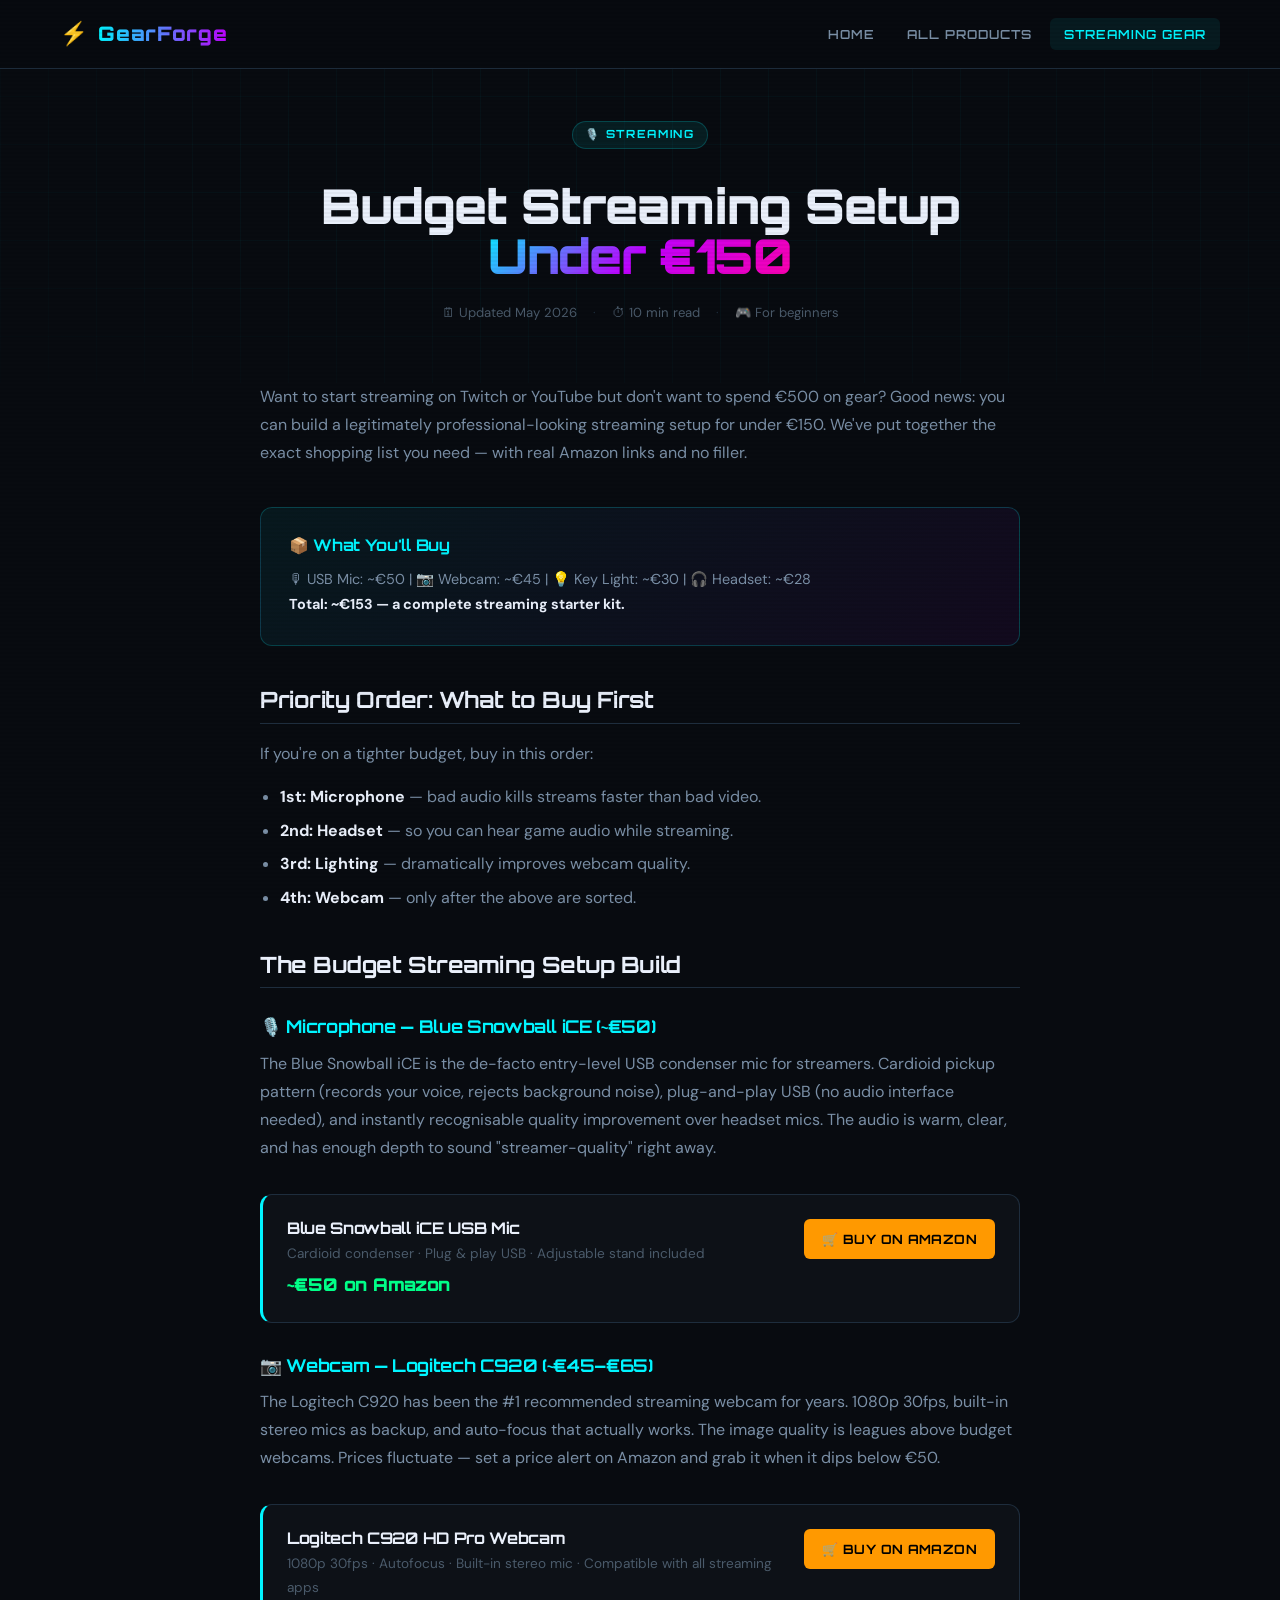
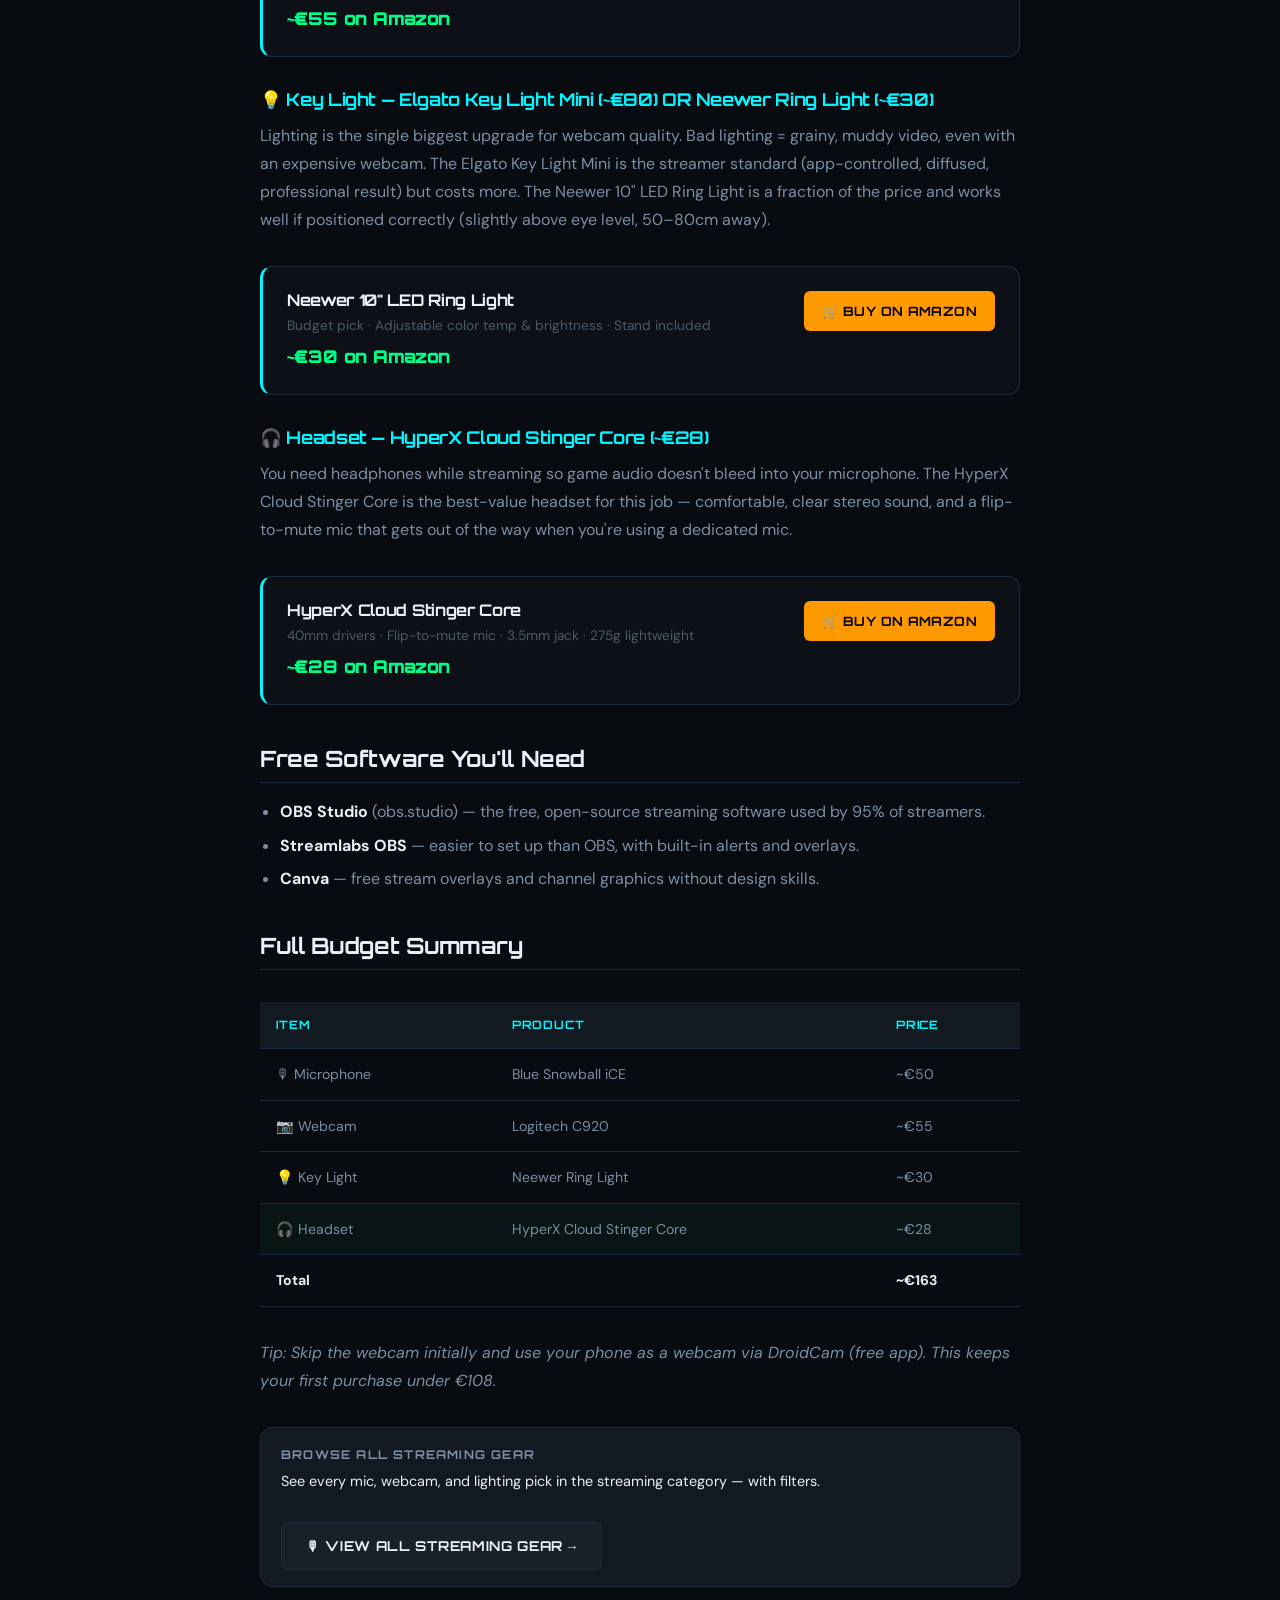
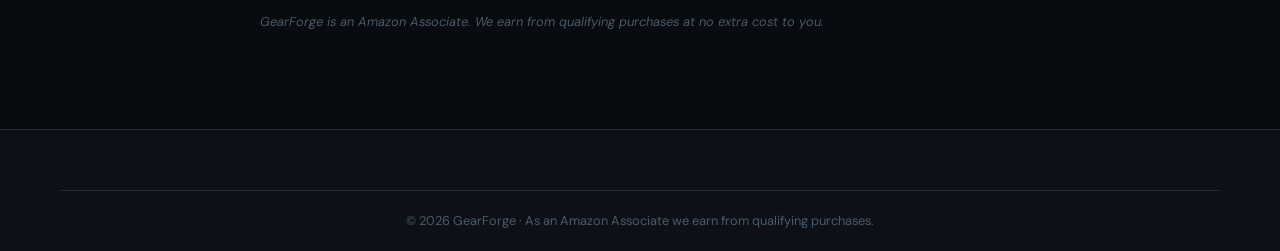
<file: article-streaming-setup-under-150.html>
<!DOCTYPE html>
<html lang="en">
<head>
  <meta charset="UTF-8">
  <meta name="viewport" content="width=device-width, initial-scale=1.0">
  <title>Budget Streaming Setup Under €150 (2026) – GearForge</title>
  <meta name="description" content="Start streaming on a budget. Here's the complete streaming setup under €150: mic, webcam, key light, and capture card — all from Amazon.">
  <meta name="keywords" content="budget streaming setup, cheap streaming setup, streaming setup under 150, beginner streaming gear, best budget microphone streaming">
  <link rel="preconnect" href="https://fonts.googleapis.com">
  <link href="https://fonts.googleapis.com/css2?family=Orbitron:wght@400;600;700;900&family=DM+Sans:wght@300;400;500;600&display=swap" rel="stylesheet">
  <link rel="stylesheet" href="style.css">
</head>
<body>

  <header class="site-header">
    <nav class="nav-container">
      <a href="index.html" class="logo"><span class="logo-icon">⚡</span><span class="logo-text">GearForge</span></a>
      <button class="nav-toggle" id="navToggle"><span></span><span></span><span></span></button>
      <ul class="nav-links" id="navLinks">
        <li><a href="index.html" class="nav-link">Home</a></li>
        <li><a href="shop.html" class="nav-link">All Products</a></li>
        <li><a href="category-streaming.html" class="nav-link active">Streaming Gear</a></li>
      </ul>
    </nav>
  </header>

  <section class="article-hero">
    <div class="article-hero-inner">
      <span class="section-tag">🎙️ Streaming</span>
      <h1 class="hero-title" style="font-size: clamp(1.8rem, 5vw, 3rem); margin-top: 16px;">
        Budget Streaming Setup<br><span class="gradient-text">Under €150</span>
      </h1>
      <div class="article-meta">
        <span>🗓 Updated May 2026</span>
        <span class="dot">·</span>
        <span>⏱ 10 min read</span>
        <span class="dot">·</span>
        <span>🎮 For beginners</span>
      </div>
    </div>
  </section>

  <article class="article-body">

    <p>Want to start streaming on Twitch or YouTube but don't want to spend €500 on gear? Good news: you can build a legitimately professional-looking streaming setup for under €150. We've put together the exact shopping list you need — with real Amazon links and no filler.</p>

    <div class="verdict-box">
      <h3>📦 What You'll Buy</h3>
      <p>
        🎙 USB Mic: ~€50 | 📷 Webcam: ~€45 | 💡 Key Light: ~€30 | 🎧 Headset: ~€28<br>
        <strong>Total: ~€153 — a complete streaming starter kit.</strong>
      </p>
    </div>

    <h2>Priority Order: What to Buy First</h2>
    <p>If you're on a tighter budget, buy in this order:</p>
    <ul>
      <li><strong>1st: Microphone</strong> — bad audio kills streams faster than bad video.</li>
      <li><strong>2nd: Headset</strong> — so you can hear game audio while streaming.</li>
      <li><strong>3rd: Lighting</strong> — dramatically improves webcam quality.</li>
      <li><strong>4th: Webcam</strong> — only after the above are sorted.</li>
    </ul>

    <h2>The Budget Streaming Setup Build</h2>

    <h3>🎙️ Microphone — Blue Snowball iCE (~€50)</h3>
    <p>The Blue Snowball iCE is the de-facto entry-level USB condenser mic for streamers. Cardioid pickup pattern (records your voice, rejects background noise), plug-and-play USB (no audio interface needed), and instantly recognisable quality improvement over headset mics. The audio is warm, clear, and has enough depth to sound "streamer-quality" right away.</p>

    <div class="article-cta-box">
      <div class="cta-info">
        <h4>Blue Snowball iCE USB Mic</h4>
        <p>Cardioid condenser · Plug & play USB · Adjustable stand included</p>
        <span class="price-tag">~€50 on Amazon</span>
      </div>
      <div class="cta-action">
        <a href="https://www.amazon.com/dp/B01LYCGRK9?tag=gearforge0d-20" target="_blank" rel="noopener nofollow" class="btn btn-amazon">🛒 Buy on Amazon</a>
      </div>
    </div>

    <h3>📷 Webcam — Logitech C920 (~€45–€65)</h3>
    <p>The Logitech C920 has been the #1 recommended streaming webcam for years. 1080p 30fps, built-in stereo mics as backup, and auto-focus that actually works. The image quality is leagues above budget webcams. Prices fluctuate — set a price alert on Amazon and grab it when it dips below €50.</p>

    <div class="article-cta-box">
      <div class="cta-info">
        <h4>Logitech C920 HD Pro Webcam</h4>
        <p>1080p 30fps · Autofocus · Built-in stereo mic · Compatible with all streaming apps</p>
        <span class="price-tag">~€55 on Amazon</span>
      </div>
      <div class="cta-action">
        <a href="https://www.amazon.com/dp/B006JH8T3S?tag=gearforge0d-20" target="_blank" rel="noopener nofollow" class="btn btn-amazon">🛒 Buy on Amazon</a>
      </div>
    </div>

    <h3>💡 Key Light — Elgato Key Light Mini (~€80) OR Neewer Ring Light (~€30)</h3>
    <p>Lighting is the single biggest upgrade for webcam quality. Bad lighting = grainy, muddy video, even with an expensive webcam. The Elgato Key Light Mini is the streamer standard (app-controlled, diffused, professional result) but costs more. The Neewer 10" LED Ring Light is a fraction of the price and works well if positioned correctly (slightly above eye level, 50–80cm away).</p>

    <div class="article-cta-box">
      <div class="cta-info">
        <h4>Neewer 10" LED Ring Light</h4>
        <p>Budget pick · Adjustable color temp & brightness · Stand included</p>
        <span class="price-tag">~€30 on Amazon</span>
      </div>
      <div class="cta-action">
        <a href="https://www.amazon.com/dp/B01LXDNNBW?tag=gearforge0d-20" target="_blank" rel="noopener nofollow" class="btn btn-amazon">🛒 Buy on Amazon</a>
      </div>
    </div>

    <h3>🎧 Headset — HyperX Cloud Stinger Core (~€28)</h3>
    <p>You need headphones while streaming so game audio doesn't bleed into your microphone. The HyperX Cloud Stinger Core is the best-value headset for this job — comfortable, clear stereo sound, and a flip-to-mute mic that gets out of the way when you're using a dedicated mic.</p>

    <div class="article-cta-box">
      <div class="cta-info">
        <h4>HyperX Cloud Stinger Core</h4>
        <p>40mm drivers · Flip-to-mute mic · 3.5mm jack · 275g lightweight</p>
        <span class="price-tag">~€28 on Amazon</span>
      </div>
      <div class="cta-action">
        <a href="https://www.amazon.com/dp/B0BDGMNF6V?tag=gearforge0d-20" target="_blank" rel="noopener nofollow" class="btn btn-amazon">🛒 Buy on Amazon</a>
      </div>
    </div>

    <h2>Free Software You'll Need</h2>
    <ul>
      <li><strong>OBS Studio</strong> (obs.studio) — the free, open-source streaming software used by 95% of streamers.</li>
      <li><strong>Streamlabs OBS</strong> — easier to set up than OBS, with built-in alerts and overlays.</li>
      <li><strong>Canva</strong> — free stream overlays and channel graphics without design skills.</li>
    </ul>

    <h2>Full Budget Summary</h2>
    <table class="comparison-table">
      <thead>
        <tr><th>Item</th><th>Product</th><th>Price</th></tr>
      </thead>
      <tbody>
        <tr><td>🎙 Microphone</td><td>Blue Snowball iCE</td><td>~€50</td></tr>
        <tr><td>📷 Webcam</td><td>Logitech C920</td><td>~€55</td></tr>
        <tr><td>💡 Key Light</td><td>Neewer Ring Light</td><td>~€30</td></tr>
        <tr class="winner-row"><td>🎧 Headset</td><td>HyperX Cloud Stinger Core</td><td>~€28</td></tr>
        <tr><td colspan="2"><strong>Total</strong></td><td><strong>~€163</strong></td></tr>
      </tbody>
    </table>

    <p><em>Tip: Skip the webcam initially and use your phone as a webcam via DroidCam (free app). This keeps your first purchase under €108.</em></p>

    <div style="margin-top: 32px; padding: 16px 20px; background: var(--bg-elevated); border-radius: var(--radius-md); border: 1px solid var(--bg-border); display: flex; align-items: center; justify-content: space-between; flex-wrap: wrap; gap: 12px;">
      <div>
        <p style="font-family: var(--font-display); font-size: 0.75rem; font-weight: 700; letter-spacing: 0.1em; text-transform: uppercase; color: var(--text-secondary); margin-bottom: 4px;">Browse all streaming gear</p>
        <p style="font-size: 0.9rem; color: var(--text-primary);">See every mic, webcam, and lighting pick in the streaming category — with filters.</p>
      </div>
      <a href="category-streaming.html" class="btn btn-ghost" style="flex-shrink: 0;">🎙 View all streaming gear →</a>
    </div>

    <p style="margin-top: 24px; font-size: 0.8rem; color: var(--text-muted);">
      <em>GearForge is an Amazon Associate. We earn from qualifying purchases at no extra cost to you.</em>
    </p>

  </article>

  <footer class="site-footer">
    <div class="container">
      <div class="footer-bottom">
        <p>© 2026 GearForge · As an Amazon Associate we earn from qualifying purchases.</p>
      </div>
    </div>
  </footer>

  <script src="script.js"></script>
</body>
</html>
</file>
<file: style.css>
/* ============================================================
   GearForge - Gaming Affiliate Site Stylesheet
   Theme: Dark neon gaming with RGB accents
   Mobile-first responsive design
   ============================================================ */

/* ── CSS VARIABLES ── */
:root {
  --bg-deep:       #080b10;
  --bg-card:       #0d1117;
  --bg-elevated:   #131920;
  --bg-border:     #1e2d3d;

  --neon-cyan:     #00f5ff;
  --neon-purple:   #bf00ff;
  --neon-green:    #00ff88;
  --neon-orange:   #ff6600;
  --neon-pink:     #ff00aa;
  --neon-yellow:   #ffee00;

  --text-primary:  #eaf0fb;
  --text-secondary: #7a8fa6;
  --text-muted:    #4a5a6a;

  --amazon-orange: #ff9900;
  --amazon-hover:  #ffb84d;

  --font-display: 'Orbitron', monospace;
  --font-body:    'DM Sans', sans-serif;

  --radius-sm:  6px;
  --radius-md:  12px;
  --radius-lg:  20px;
  --radius-xl:  32px;

  --shadow-card: 0 4px 24px rgba(0,0,0,0.5);
  --shadow-glow-cyan: 0 0 20px rgba(0,245,255,0.25);
  --shadow-glow-purple: 0 0 20px rgba(191,0,255,0.25);
  --transition: 0.25s cubic-bezier(0.4,0,0.2,1);
}

/* ── RESET & BASE ── */
*, *::before, *::after { box-sizing: border-box; margin: 0; padding: 0; }
html { scroll-behavior: smooth; }
body {
  background: var(--bg-deep);
  color: var(--text-primary);
  font-family: var(--font-body);
  font-size: 16px;
  line-height: 1.6;
  overflow-x: hidden;
}
img { max-width: 100%; display: block; }
a { color: inherit; text-decoration: none; }
ul { list-style: none; }
button { cursor: pointer; border: none; background: none; font-family: inherit; }

/* ── CONTAINER ── */
.container {
  width: 100%;
  max-width: 1200px;
  margin: 0 auto;
  padding: 0 20px;
}

/* ── TYPOGRAPHY ── */
h1,h2,h3,h4 {
  font-family: var(--font-display);
  line-height: 1.2;
  letter-spacing: -0.02em;
}
.gradient-text {
  background: linear-gradient(135deg, var(--neon-cyan) 0%, var(--neon-purple) 50%, var(--neon-pink) 100%);
  -webkit-background-clip: text;
  -webkit-text-fill-color: transparent;
  background-clip: text;
}

/* ── BUTTONS ── */
.btn {
  display: inline-flex;
  align-items: center;
  gap: 8px;
  padding: 12px 24px;
  border-radius: var(--radius-sm);
  font-family: var(--font-display);
  font-size: 0.85rem;
  font-weight: 700;
  letter-spacing: 0.05em;
  text-transform: uppercase;
  transition: var(--transition);
  cursor: pointer;
  white-space: nowrap;
}
.btn-primary {
  background: linear-gradient(135deg, var(--neon-cyan), var(--neon-purple));
  color: #000;
  box-shadow: 0 0 20px rgba(0,245,255,0.3);
}
.btn-primary:hover {
  transform: translateY(-2px);
  box-shadow: 0 0 32px rgba(0,245,255,0.5);
}
.btn-ghost {
  border: 1px solid var(--bg-border);
  color: var(--text-primary);
  background: rgba(255,255,255,0.03);
}
.btn-ghost:hover {
  border-color: var(--neon-cyan);
  color: var(--neon-cyan);
  background: rgba(0,245,255,0.05);
}
.btn-amazon {
  background: var(--amazon-orange);
  color: #000;
  font-family: var(--font-display);
  font-size: 0.8rem;
  font-weight: 700;
  padding: 10px 18px;
  border-radius: var(--radius-sm);
  letter-spacing: 0.03em;
  transition: var(--transition);
  flex-shrink: 0;
}
.btn-amazon:hover {
  background: var(--amazon-hover);
  transform: translateY(-1px);
  box-shadow: 0 4px 16px rgba(255,153,0,0.4);
}

/* ── SECTION HELPERS ── */
.section-tag {
  display: inline-block;
  font-family: var(--font-display);
  font-size: 0.7rem;
  font-weight: 700;
  letter-spacing: 0.15em;
  text-transform: uppercase;
  color: var(--neon-cyan);
  background: rgba(0,245,255,0.08);
  border: 1px solid rgba(0,245,255,0.2);
  padding: 4px 12px;
  border-radius: 100px;
  margin-bottom: 16px;
}
.section-header {
  text-align: center;
  margin-bottom: 48px;
}
.section-title {
  font-size: clamp(1.8rem, 4vw, 2.6rem);
  margin-bottom: 12px;
}
.section-subtitle {
  color: var(--text-secondary);
  font-size: 1.05rem;
  max-width: 560px;
  margin: 0 auto;
}

/* ================================================================
   HEADER / NAV
================================================================ */
.site-header {
  position: fixed;
  top: 0;
  left: 0;
  right: 0;
  z-index: 100;
  background: rgba(8,11,16,0.85);
  backdrop-filter: blur(16px);
  -webkit-backdrop-filter: blur(16px);
  border-bottom: 1px solid var(--bg-border);
  transition: var(--transition);
}
.nav-container {
  max-width: 1200px;
  margin: 0 auto;
  padding: 0 20px;
  height: 68px;
  display: flex;
  align-items: center;
  justify-content: space-between;
  gap: 24px;
}
.logo {
  display: flex;
  align-items: center;
  gap: 10px;
  flex-shrink: 0;
}
.logo-icon { font-size: 1.4rem; }
.logo-text {
  font-family: var(--font-display);
  font-size: 1.25rem;
  font-weight: 900;
  letter-spacing: 0.05em;
  background: linear-gradient(90deg, var(--neon-cyan), var(--neon-purple));
  -webkit-background-clip: text;
  -webkit-text-fill-color: transparent;
  background-clip: text;
}
.nav-links {
  display: flex;
  align-items: center;
  gap: 4px;
}
.nav-link {
  font-family: var(--font-display);
  font-size: 0.78rem;
  font-weight: 600;
  letter-spacing: 0.08em;
  text-transform: uppercase;
  color: var(--text-secondary);
  padding: 8px 14px;
  border-radius: var(--radius-sm);
  transition: var(--transition);
}
.nav-link:hover, .nav-link.active {
  color: var(--neon-cyan);
  background: rgba(0,245,255,0.07);
}
.nav-dropdown {
  position: relative;
}
.nav-dropdown:hover .dropdown-menu {
  opacity: 1;
  visibility: visible;
  transform: translateY(0);
}
.dropdown-menu {
  position: absolute;
  top: calc(100% + 8px);
  left: 0;
  background: var(--bg-card);
  border: 1px solid var(--bg-border);
  border-radius: var(--radius-md);
  padding: 8px;
  min-width: 210px;
  opacity: 0;
  visibility: hidden;
  transform: translateY(-8px);
  transition: var(--transition);
  box-shadow: var(--shadow-card);
}
.dropdown-menu li a {
  display: block;
  padding: 10px 14px;
  border-radius: var(--radius-sm);
  color: var(--text-secondary);
  font-size: 0.9rem;
  transition: var(--transition);
}
.dropdown-menu li a:hover {
  background: rgba(0,245,255,0.06);
  color: var(--text-primary);
}
.nav-toggle {
  display: none;
  flex-direction: column;
  gap: 5px;
  padding: 8px;
}
.nav-toggle span {
  display: block;
  width: 22px;
  height: 2px;
  background: var(--text-primary);
  border-radius: 2px;
  transition: var(--transition);
}

/* ================================================================
   HERO
================================================================ */
.hero {
  position: relative;
  min-height: 100vh;
  display: flex;
  flex-direction: column;
  align-items: center;
  justify-content: center;
  text-align: center;
  padding: 120px 20px 80px;
  overflow: hidden;
}
.hero-bg {
  position: absolute;
  inset: 0;
  z-index: 0;
}
.grid-overlay {
  position: absolute;
  inset: 0;
  background-image:
    linear-gradient(rgba(0,245,255,0.04) 1px, transparent 1px),
    linear-gradient(90deg, rgba(0,245,255,0.04) 1px, transparent 1px);
  background-size: 48px 48px;
  mask-image: radial-gradient(ellipse 80% 80% at 50% 50%, black 40%, transparent 100%);
}
.glow-orb {
  position: absolute;
  border-radius: 50%;
  filter: blur(80px);
  opacity: 0.3;
  animation: floatOrb 8s ease-in-out infinite;
}
.glow-orb-1 { width: 500px; height: 500px; background: var(--neon-purple); top: -100px; left: -100px; animation-delay: 0s; }
.glow-orb-2 { width: 400px; height: 400px; background: var(--neon-cyan); bottom: -50px; right: -50px; animation-delay: -3s; }
.glow-orb-3 { width: 300px; height: 300px; background: var(--neon-pink); top: 50%; left: 60%; animation-delay: -6s; }
@keyframes floatOrb {
  0%, 100% { transform: translate(0, 0); }
  33% { transform: translate(20px, -20px); }
  66% { transform: translate(-15px, 15px); }
}
.hero-content { position: relative; z-index: 1; max-width: 800px; }
.hero-badge {
  display: inline-block;
  font-family: var(--font-display);
  font-size: 0.72rem;
  font-weight: 700;
  letter-spacing: 0.12em;
  text-transform: uppercase;
  color: var(--neon-orange);
  background: rgba(255,102,0,0.1);
  border: 1px solid rgba(255,102,0,0.3);
  padding: 5px 14px;
  border-radius: 100px;
  margin-bottom: 24px;
}
.hero-title {
  font-size: clamp(2.4rem, 7vw, 5rem);
  font-weight: 900;
  margin-bottom: 20px;
  line-height: 1.05;
}
.hero-subtitle {
  font-size: clamp(1rem, 2.5vw, 1.25rem);
  color: var(--text-secondary);
  max-width: 600px;
  margin: 0 auto 36px;
}
.hero-ctas {
  display: flex;
  gap: 12px;
  justify-content: center;
  flex-wrap: wrap;
  margin-bottom: 48px;
}
.hero-stats {
  display: flex;
  align-items: center;
  justify-content: center;
  gap: 24px;
  flex-wrap: wrap;
}
.stat { text-align: center; }
.stat-number {
  display: block;
  font-family: var(--font-display);
  font-size: 1.6rem;
  font-weight: 900;
  color: var(--neon-cyan);
}
.stat-label {
  font-size: 0.8rem;
  color: var(--text-muted);
  letter-spacing: 0.05em;
  text-transform: uppercase;
}
.stat-divider {
  width: 1px;
  height: 40px;
  background: var(--bg-border);
}
.hero-scroll-hint {
  position: absolute;
  bottom: 32px;
  left: 50%;
  transform: translateX(-50%);
  font-size: 0.75rem;
  color: var(--text-muted);
  letter-spacing: 0.1em;
  animation: bounce 2s ease-in-out infinite;
}
@keyframes bounce {
  0%, 100% { transform: translateX(-50%) translateY(0); }
  50% { transform: translateX(-50%) translateY(6px); }
}

/* ================================================================
   TRUST BAR
================================================================ */
.trust-bar {
  background: rgba(0,245,255,0.04);
  border-top: 1px solid rgba(0,245,255,0.1);
  border-bottom: 1px solid rgba(0,245,255,0.1);
  padding: 14px 20px;
  overflow: hidden;
}
.trust-inner {
  max-width: 1200px;
  margin: 0 auto;
  display: flex;
  align-items: center;
  justify-content: center;
  gap: 16px;
  flex-wrap: wrap;
}
.trust-item { font-size: 0.85rem; color: var(--text-secondary); }
.trust-sep { color: var(--bg-border); }

/* ================================================================
   CATEGORIES
================================================================ */
.categories-section { padding: 80px 0; }
.categories-grid {
  display: grid;
  grid-template-columns: repeat(auto-fit, minmax(200px, 1fr));
  gap: 16px;
}
.category-card {
  display: block;
  background: var(--bg-card);
  border: 1px solid var(--bg-border);
  border-radius: var(--radius-lg);
  padding: 28px 24px;
  text-align: center;
  transition: var(--transition);
  cursor: pointer;
  position: relative;
  overflow: hidden;
}
.category-card::before {
  content: '';
  position: absolute;
  inset: 0;
  border-radius: inherit;
  opacity: 0;
  transition: var(--transition);
}
.category-card[data-glow="cyan"]::before { background: radial-gradient(ellipse at top, rgba(0,245,255,0.08), transparent 70%); }
.category-card[data-glow="purple"]::before { background: radial-gradient(ellipse at top, rgba(191,0,255,0.08), transparent 70%); }
.category-card[data-glow="green"]::before { background: radial-gradient(ellipse at top, rgba(0,255,136,0.08), transparent 70%); }
.category-card[data-glow="orange"]::before { background: radial-gradient(ellipse at top, rgba(255,102,0,0.08), transparent 70%); }
.category-card[data-glow="pink"]::before { background: radial-gradient(ellipse at top, rgba(255,0,170,0.08), transparent 70%); }
.category-card:hover { transform: translateY(-4px); border-color: rgba(0,245,255,0.3); }
.category-card:hover::before { opacity: 1; }
.category-icon { font-size: 2.4rem; margin-bottom: 12px; }
.category-card h3 {
  font-family: var(--font-display);
  font-size: 0.95rem;
  font-weight: 700;
  margin-bottom: 8px;
  letter-spacing: 0.03em;
}
.category-card p { font-size: 0.82rem; color: var(--text-muted); margin-bottom: 16px; }
.category-cta {
  font-family: var(--font-display);
  font-size: 0.75rem;
  font-weight: 700;
  color: var(--neon-cyan);
  letter-spacing: 0.08em;
  text-transform: uppercase;
}

/* ================================================================
   FEATURED PRODUCTS
================================================================ */
.featured-section { padding: 0 0 80px; }
.products-grid {
  display: grid;
  grid-template-columns: repeat(auto-fit, minmax(300px, 1fr));
  gap: 24px;
}
.product-card {
  background: var(--bg-card);
  border: 1px solid var(--bg-border);
  border-radius: var(--radius-lg);
  overflow: hidden;
  position: relative;
  transition: var(--transition);
}
.product-card:hover { transform: translateY(-4px); box-shadow: 0 8px 40px rgba(0,0,0,0.4); border-color: var(--neon-cyan); }
.product-badge {
  position: absolute;
  top: 12px;
  left: 12px;
  z-index: 2;
  background: var(--neon-cyan);
  color: #000;
  font-family: var(--font-display);
  font-size: 0.65rem;
  font-weight: 800;
  letter-spacing: 0.08em;
  text-transform: uppercase;
  padding: 4px 10px;
  border-radius: 100px;
}
.badge-hot { background: var(--neon-orange); }
.badge-new { background: var(--neon-green); }
.product-img-wrap {
  background: var(--bg-elevated);
  height: 180px;
  display: flex;
  align-items: center;
  justify-content: center;
  overflow: hidden;
}
.product-img { width: 100%; height: 100%; object-fit: cover; transition: transform 0.3s; }
.product-card:hover .product-img { transform: scale(1.03); }
.product-info { padding: 20px; }
.product-cat {
  font-size: 0.75rem;
  color: var(--text-muted);
  font-family: var(--font-display);
  letter-spacing: 0.06em;
  text-transform: uppercase;
  margin-bottom: 8px;
  display: block;
}
.product-name {
  font-family: var(--font-display);
  font-size: 1rem;
  font-weight: 700;
  margin-bottom: 6px;
}
.product-rating { font-size: 0.85rem; color: var(--neon-yellow); margin-bottom: 8px; }
.product-rating span { color: var(--text-muted); font-size: 0.78rem; }
.product-desc { font-size: 0.88rem; color: var(--text-secondary); margin-bottom: 16px; line-height: 1.5; }
.product-price-row { display: flex; align-items: center; justify-content: space-between; gap: 12px; }
.product-price {
  font-family: var(--font-display);
  font-size: 1.3rem;
  font-weight: 900;
  color: var(--neon-green);
}

/* ================================================================
   BLOG SECTION
================================================================ */
.blog-section { padding: 80px 0; }
.blog-grid {
  display: grid;
  grid-template-columns: repeat(auto-fit, minmax(320px, 1fr));
  gap: 24px;
}
.blog-card {
  display: block;
  background: var(--bg-card);
  border: 1px solid var(--bg-border);
  border-radius: var(--radius-lg);
  overflow: hidden;
  transition: var(--transition);
}
.blog-card:hover { transform: translateY(-4px); border-color: rgba(0,245,255,0.3); box-shadow: var(--shadow-glow-cyan); }
.blog-card-img {
  height: 120px;
  background: var(--bg, rgba(0,245,255,0.08));
  display: flex;
  align-items: center;
  justify-content: center;
  font-size: 3rem;
  border-bottom: 1px solid var(--bg-border);
}
.blog-card-body { padding: 20px; }
.blog-tag {
  font-family: var(--font-display);
  font-size: 0.68rem;
  font-weight: 700;
  letter-spacing: 0.1em;
  text-transform: uppercase;
  color: var(--neon-purple);
  margin-bottom: 8px;
  display: block;
}
.blog-card-body h3 {
  font-size: 1rem;
  font-weight: 700;
  margin-bottom: 8px;
  line-height: 1.4;
  transition: var(--transition);
}
.blog-card:hover .blog-card-body h3 { color: var(--neon-cyan); }
.blog-card-body p { font-size: 0.85rem; color: var(--text-secondary); margin-bottom: 14px; line-height: 1.5; }
.blog-read-more {
  font-family: var(--font-display);
  font-size: 0.75rem;
  font-weight: 700;
  color: var(--neon-cyan);
  letter-spacing: 0.06em;
  text-transform: uppercase;
}

/* ================================================================
   ABOUT / AFFILIATE NOTICE
================================================================ */
.about-section { padding: 80px 0; background: var(--bg-card); border-top: 1px solid var(--bg-border); }
.about-grid { display: grid; grid-template-columns: 1fr 1fr; gap: 48px; align-items: center; }
.about-text h2 { font-size: clamp(1.4rem, 3vw, 2rem); margin-bottom: 16px; }
.about-text p { color: var(--text-secondary); margin-bottom: 12px; }
.notice-box {
  background: rgba(255,153,0,0.05);
  border: 1px solid rgba(255,153,0,0.2);
  border-radius: var(--radius-md);
  padding: 24px;
}
.notice-box h4 { font-family: var(--font-display); font-size: 0.9rem; font-weight: 700; margin-bottom: 12px; color: var(--amazon-orange); }
.notice-box p { font-size: 0.88rem; color: var(--text-secondary); line-height: 1.6; }

/* ================================================================
   NEWSLETTER
================================================================ */
.newsletter-section { padding: 80px 0; }
.newsletter-box {
  position: relative;
  background: var(--bg-card);
  border: 1px solid var(--bg-border);
  border-radius: var(--radius-xl);
  padding: 60px 40px;
  text-align: center;
  overflow: hidden;
}
.nl-glow {
  position: absolute;
  width: 400px;
  height: 400px;
  background: radial-gradient(circle, rgba(0,245,255,0.08) 0%, transparent 70%);
  top: -100px;
  left: 50%;
  transform: translateX(-50%);
  pointer-events: none;
}
.newsletter-box h3 { font-size: clamp(1.4rem, 3vw, 1.8rem); margin-bottom: 12px; }
.newsletter-box p { color: var(--text-secondary); margin-bottom: 28px; }
.nl-form {
  display: flex;
  gap: 12px;
  max-width: 460px;
  margin: 0 auto 12px;
  flex-wrap: wrap;
  justify-content: center;
}
.nl-input {
  flex: 1;
  min-width: 200px;
  background: var(--bg-elevated);
  border: 1px solid var(--bg-border);
  color: var(--text-primary);
  padding: 12px 18px;
  border-radius: var(--radius-sm);
  font-family: var(--font-body);
  font-size: 0.95rem;
  outline: none;
  transition: var(--transition);
}
.nl-input:focus { border-color: var(--neon-cyan); box-shadow: 0 0 0 2px rgba(0,245,255,0.1); }
.newsletter-box small { color: var(--text-muted); font-size: 0.78rem; }

/* ================================================================
   FOOTER
================================================================ */
.site-footer {
  background: var(--bg-card);
  border-top: 1px solid var(--bg-border);
  padding: 60px 0 0;
}
.footer-grid {
  display: grid;
  grid-template-columns: 2fr 1fr 1fr 1fr;
  gap: 48px;
  margin-bottom: 48px;
}
.footer-brand p { font-size: 0.85rem; color: var(--text-muted); margin-top: 12px; max-width: 220px; }
.footer-links h4 {
  font-family: var(--font-display);
  font-size: 0.78rem;
  font-weight: 700;
  letter-spacing: 0.1em;
  text-transform: uppercase;
  color: var(--text-secondary);
  margin-bottom: 16px;
}
.footer-links ul li { margin-bottom: 10px; }
.footer-links ul li a { font-size: 0.88rem; color: var(--text-muted); transition: var(--transition); }
.footer-links ul li a:hover { color: var(--neon-cyan); }
.footer-bottom {
  border-top: 1px solid var(--bg-border);
  padding: 20px 0;
  text-align: center;
  font-size: 0.8rem;
  color: var(--text-muted);
}

/* ================================================================
   ARTICLE PAGE SPECIFIC STYLES
================================================================ */
.article-hero {
  padding: 120px 20px 60px;
  text-align: center;
  position: relative;
  overflow: hidden;
}
.article-hero::before {
  content: '';
  position: absolute;
  inset: 0;
  background-image:
    linear-gradient(rgba(0,245,255,0.03) 1px, transparent 1px),
    linear-gradient(90deg, rgba(0,245,255,0.03) 1px, transparent 1px);
  background-size: 48px 48px;
  mask-image: radial-gradient(ellipse 80% 80% at 50% 50%, black 40%, transparent 100%);
}
.article-hero-inner { position: relative; max-width: 800px; margin: 0 auto; }
.article-meta { display: flex; align-items: center; justify-content: center; gap: 16px; margin-top: 20px; flex-wrap: wrap; }
.article-meta span { font-size: 0.82rem; color: var(--text-muted); }
.article-meta .dot { color: var(--bg-border); }
.article-body {
  max-width: 800px;
  margin: 0 auto;
  padding: 0 20px 80px;
}
.article-body h2 {
  font-size: 1.4rem;
  margin: 40px 0 16px;
  color: var(--text-primary);
  padding-bottom: 10px;
  border-bottom: 1px solid var(--bg-border);
}
.article-body h3 { font-size: 1.1rem; margin: 28px 0 12px; color: var(--neon-cyan); }
.article-body p { color: var(--text-secondary); margin-bottom: 16px; line-height: 1.75; }
.article-body ul { margin: 0 0 16px 20px; }
.article-body ul li { color: var(--text-secondary); margin-bottom: 8px; line-height: 1.6; list-style: disc; }
.article-body strong { color: var(--text-primary); }

/* Product comparison table */
.comparison-table { width: 100%; border-collapse: collapse; margin: 32px 0; font-size: 0.88rem; }
.comparison-table th {
  background: var(--bg-elevated);
  font-family: var(--font-display);
  font-size: 0.72rem;
  font-weight: 700;
  letter-spacing: 0.08em;
  text-transform: uppercase;
  color: var(--neon-cyan);
  padding: 14px 16px;
  text-align: left;
  border-bottom: 1px solid var(--bg-border);
}
.comparison-table td {
  padding: 14px 16px;
  border-bottom: 1px solid var(--bg-border);
  color: var(--text-secondary);
}
.comparison-table tr:hover td { background: rgba(0,245,255,0.03); }
.comparison-table .winner-row td { background: rgba(0,255,136,0.04); }
.comparison-table .winner-badge {
  background: var(--neon-green);
  color: #000;
  font-size: 0.65rem;
  font-weight: 800;
  padding: 2px 8px;
  border-radius: 100px;
  font-family: var(--font-display);
  letter-spacing: 0.06em;
  text-transform: uppercase;
}

/* CTA Box inside articles */
.article-cta-box {
  background: var(--bg-card);
  border: 1px solid var(--bg-border);
  border-left: 3px solid var(--neon-cyan);
  border-radius: var(--radius-md);
  padding: 24px;
  margin: 32px 0;
  display: flex;
  align-items: flex-start;
  gap: 20px;
  flex-wrap: wrap;
}
.article-cta-box .cta-info { flex: 1; min-width: 200px; }
.article-cta-box h4 { font-family: var(--font-display); font-size: 1rem; font-weight: 700; margin-bottom: 4px; }
.article-cta-box p { font-size: 0.85rem; color: var(--text-muted); margin: 0; }
.article-cta-box .price-tag { font-family: var(--font-display); font-size: 1.1rem; font-weight: 900; color: var(--neon-green); margin-top: 4px; display: block; }
.article-cta-box .cta-action { display: flex; align-items: center; }

/* Summary / verdict box */
.verdict-box {
  background: linear-gradient(135deg, rgba(0,245,255,0.06), rgba(191,0,255,0.06));
  border: 1px solid rgba(0,245,255,0.2);
  border-radius: var(--radius-md);
  padding: 28px;
  margin: 40px 0;
}
.verdict-box h3 { color: var(--neon-cyan); margin: 0 0 12px; font-size: 1rem; }
.verdict-box p { color: var(--text-secondary); font-size: 0.9rem; margin: 0; }

/* ================================================================
   CATEGORY PAGE STYLES
================================================================ */
.category-hero { padding: 120px 20px 60px; text-align: center; }
.filter-bar { padding: 0 0 40px; }
.filter-inner {
  max-width: 900px;
  margin: 0 auto;
  display: flex;
  gap: 10px;
  flex-wrap: wrap;
  justify-content: center;
}
.filter-btn {
  font-family: var(--font-display);
  font-size: 0.72rem;
  font-weight: 700;
  letter-spacing: 0.06em;
  text-transform: uppercase;
  color: var(--text-secondary);
  background: var(--bg-card);
  border: 1px solid var(--bg-border);
  padding: 8px 16px;
  border-radius: 100px;
  cursor: pointer;
  transition: var(--transition);
}
.filter-btn:hover, .filter-btn.active {
  background: rgba(0,245,255,0.08);
  border-color: var(--neon-cyan);
  color: var(--neon-cyan);
}
.products-page-grid { padding: 0 0 80px; }
.products-page-grid .container {
  display: grid;
  grid-template-columns: repeat(auto-fill, minmax(300px, 1fr));
  gap: 24px;
}

/* ================================================================
   RESPONSIVE BREAKPOINTS
================================================================ */
@media (max-width: 900px) {
  .about-grid { grid-template-columns: 1fr; }
  .footer-grid { grid-template-columns: 1fr 1fr; }
}

@media (max-width: 768px) {
  .nav-links {
    display: none;
    position: fixed;
    top: 68px;
    left: 0;
    right: 0;
    background: var(--bg-card);
    border-bottom: 1px solid var(--bg-border);
    flex-direction: column;
    padding: 20px;
    gap: 4px;
  }
  .nav-links.open { display: flex; }
  .nav-toggle { display: flex; }
  .dropdown-menu { position: static; opacity: 1; visibility: visible; transform: none; box-shadow: none; background: var(--bg-elevated); margin-top: 4px; }
  .hero-title { font-size: 2.4rem; }
  .categories-grid { grid-template-columns: repeat(2, 1fr); }
  .blog-grid { grid-template-columns: 1fr; }
  .products-grid { grid-template-columns: 1fr; }
  .footer-grid { grid-template-columns: 1fr; gap: 32px; }
  .newsletter-box { padding: 40px 20px; }
}

@media (max-width: 480px) {
  .categories-grid { grid-template-columns: 1fr; }
  .hero-stats { gap: 12px; }
  .stat-divider { display: none; }
  .trust-inner { gap: 8px; font-size: 0.78rem; }
  .trust-sep { display: none; }
}

/* ================================================================
   UTILITY CLASSES
================================================================ */
.text-center { text-align: center; }
.mt-8 { margin-top: 8px; }
.mt-16 { margin-top: 16px; }
.mt-32 { margin-top: 32px; }
.mb-32 { margin-bottom: 32px; }
.hidden { display: none; }

/* Scanline overlay effect */
body::after {
  content: '';
  position: fixed;
  inset: 0;
  background: repeating-linear-gradient(
    0deg,
    transparent,
    transparent 2px,
    rgba(0,0,0,0.04) 2px,
    rgba(0,0,0,0.04) 4px
  );
  pointer-events: none;
  z-index: 9999;
}
</file>
